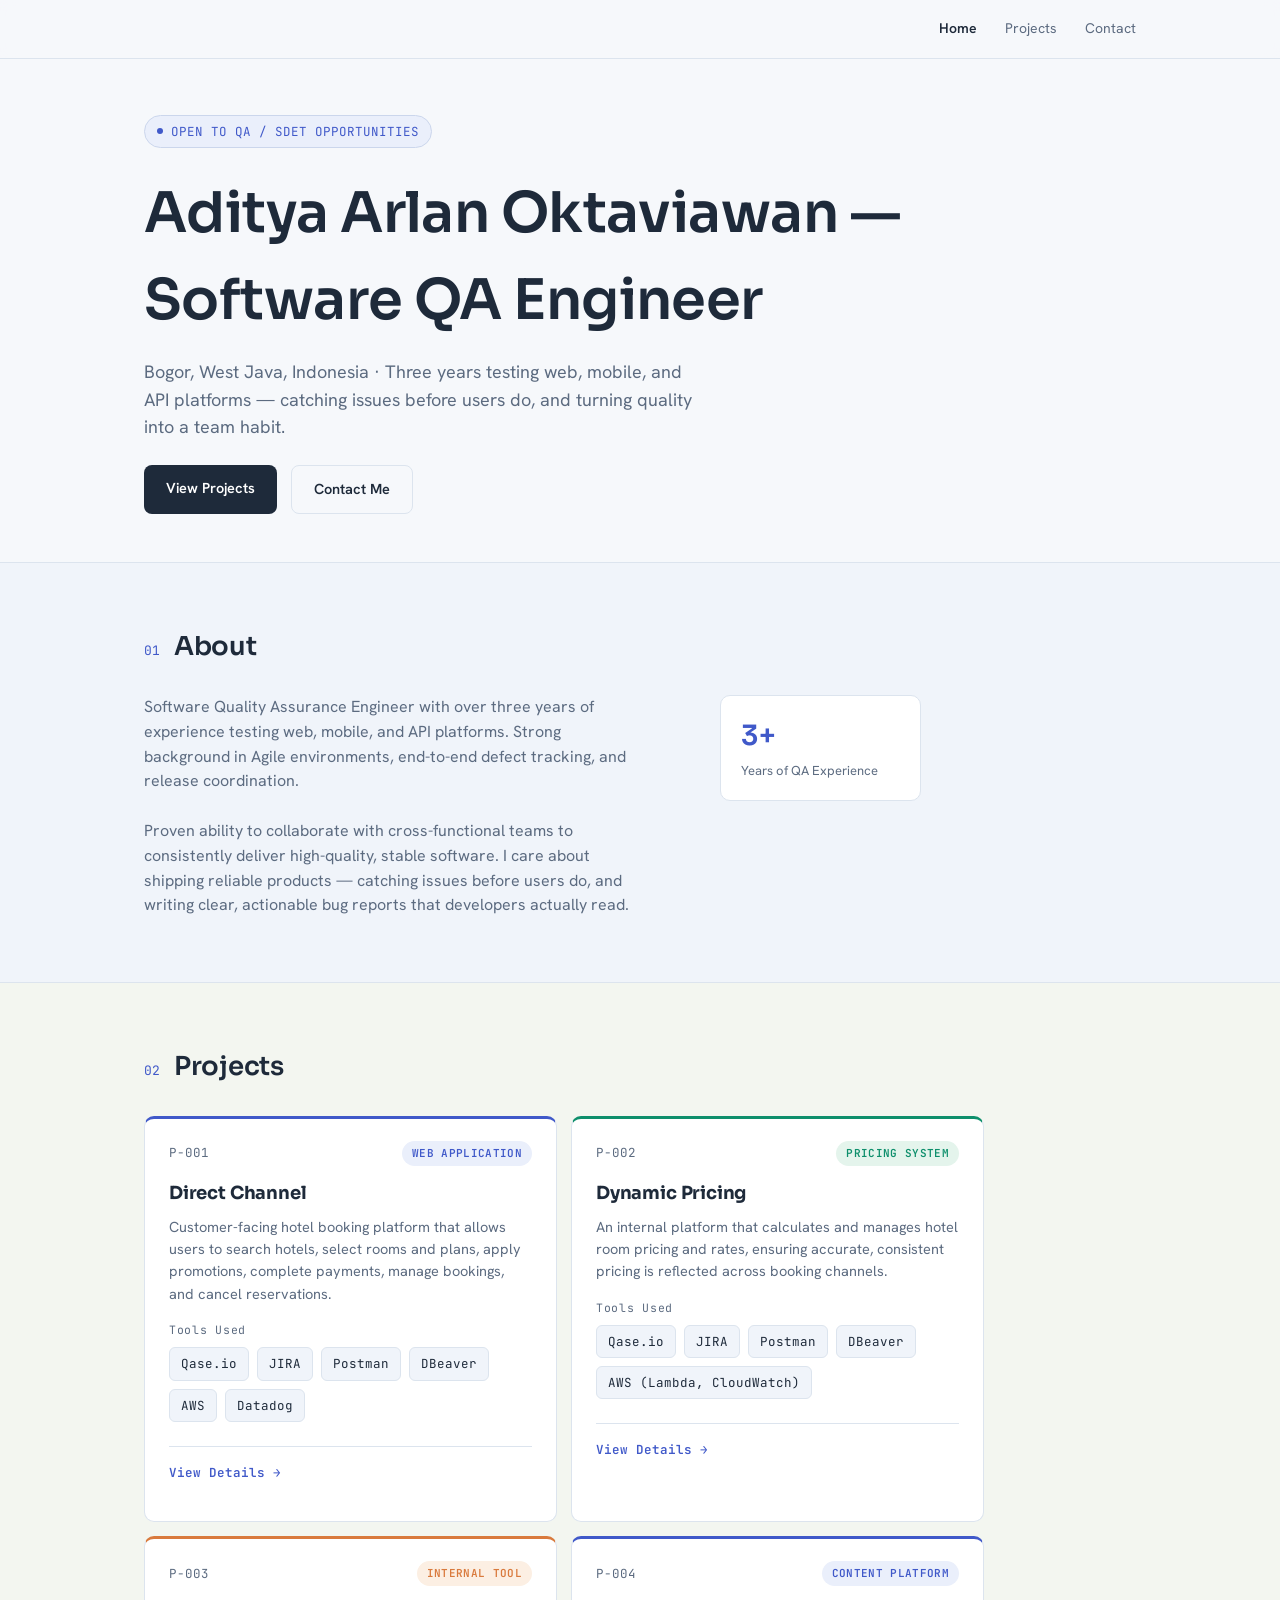
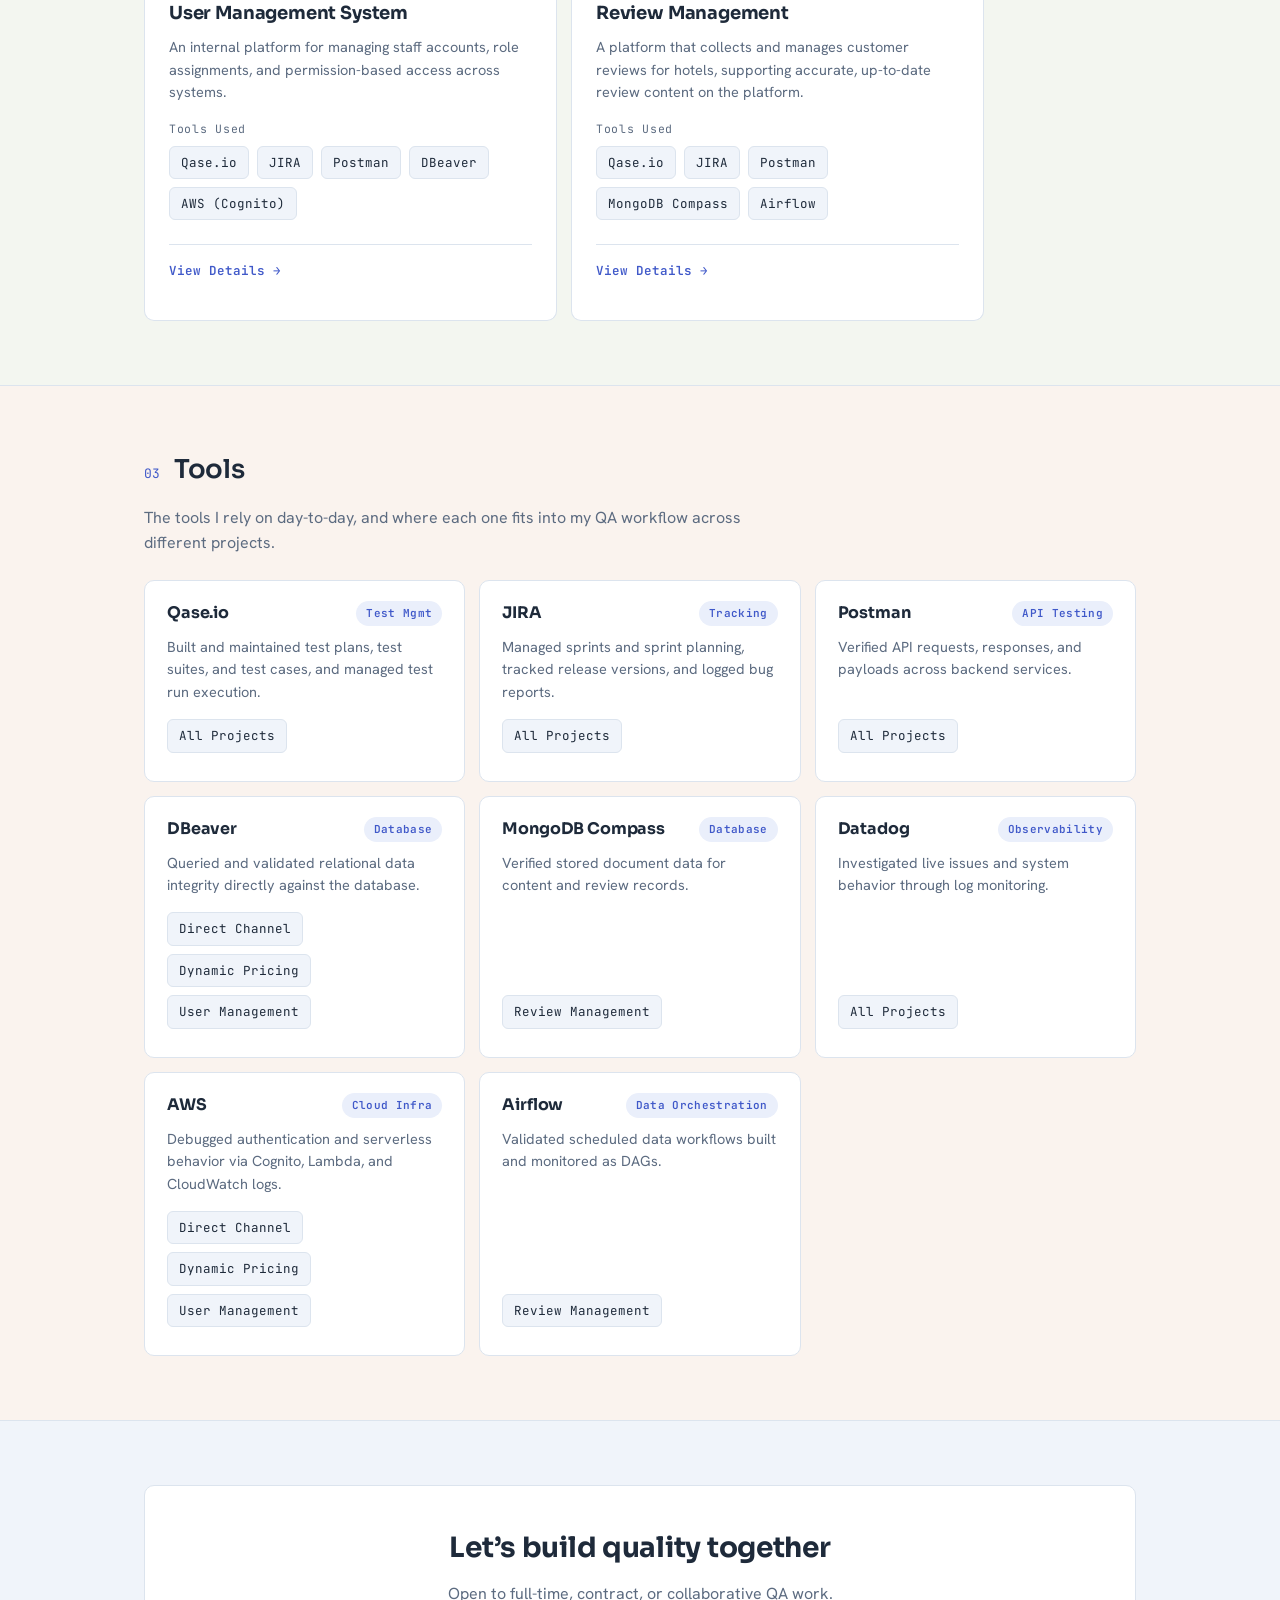
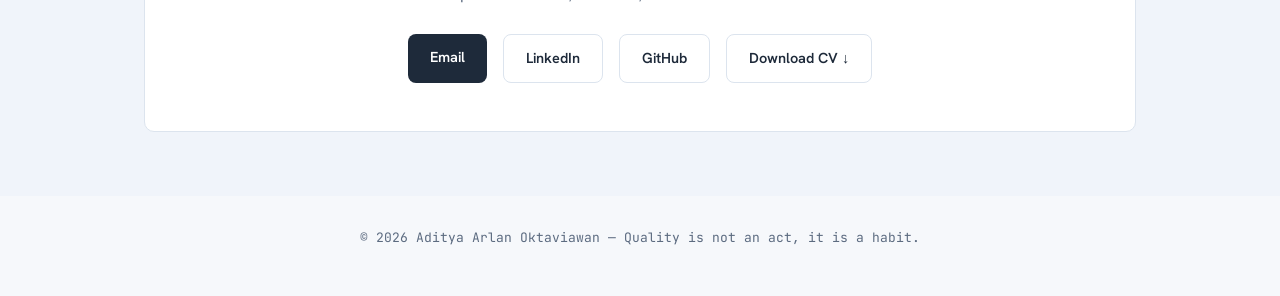
<file: index.html>
<!DOCTYPE html>
<html lang="en">
<head>
  <meta charset="UTF-8" />
  <meta name="viewport" content="width=device-width, initial-scale=1.0" />
  <meta name="description" content="Software QA Engineer with 3+ years testing web, mobile, and API platforms. Explore my experience and quality case study — an end-to-end hotel booking platform." />
  <meta name="author" content="Aditya Arlan Oktaviawan" />
  <meta name="theme-color" content="#F6F8FB" />

  <!-- EDIT: replace with your real Vercel domain (or leave out the
       canonical/og:url lines below until you have one) -->
  <link rel="canonical" href="https://adityaarlan-qa.vercel.app/" />
  <link rel="icon" type="image/svg+xml" href="favicon.svg" />

  <title>Aditya Arlan Oktaviawan &mdash; Software QA Engineer</title>

  <!-- Open Graph (used when the link is shared on LinkedIn/WhatsApp etc.) -->
  <meta property="og:type" content="profile" />
  <meta property="og:title" content="Aditya Arlan Oktaviawan &mdash; Software QA Engineer" />
  <meta property="og:description" content="QA engineer with 3+ years testing web, mobile, and API platforms. View my experience and quality case study." />
  <meta property="og:url" content="https://adityaarlan-qa.vercel.app/" />
  <meta property="og:site_name" content="Aditya Arlan Oktaviawan" />

  <!-- Twitter card -->
  <meta name="twitter:card" content="summary" />
  <meta name="twitter:title" content="Aditya Arlan Oktaviawan &mdash; Software QA Engineer" />
  <meta name="twitter:description" content="QA engineer with 3+ years testing web, mobile, and API platforms. View my experience and quality case study." />

  <!-- Structured data: helps Google associate this site with my LinkedIn
       profile (knowledge panel). Keep "sameAs" in sync with the Contact links. -->
  <script type="application/ld+json">
  {
    "@context": "https://schema.org",
    "@type": "Person",
    "name": "Aditya Arlan Oktaviawan",
    "jobTitle": "Software QA Engineer",
    "email": "mailto:adityaarlan.work@gmail.com",
    "telephone": "+6285659610682",
    "url": "https://adityaarlan-qa.vercel.app/",
    "image": "favicon.svg",
    "address": {
      "@type": "PostalAddress",
      "addressLocality": "Bogor",
      "addressRegion": "West Java",
      "addressCountry": "ID"
    },
    "sameAs": [
      "https://linkedin.com/in/aditya-arlan-oktaviawan"
    ]
  }
  </script>

  <!-- Fonts: Sora (headings), Hanken Grotesk (body), JetBrains Mono (labels) -->
  <link rel="preconnect" href="https://fonts.googleapis.com" />
  <link rel="preconnect" href="https://fonts.gstatic.com" crossorigin />
  <link href="https://fonts.googleapis.com/css2?family=Sora:wght@400;500;600;700&family=Hanken+Grotesk:wght@400;500;600&family=JetBrains+Mono:wght@400;500;600&display=swap" rel="stylesheet" />

  <link rel="stylesheet" href="styles.css" />
</head>
<body>

  <!-- Skip link for keyboard users (first focusable element) -->
  <a href="#main" class="skip-link">Skip to content</a>

  <!-- ============================================================
       HEADER / NAV
       ============================================================ -->
  <header>
    <nav class="nav" aria-label="Primary">
      <button class="nav-toggle" id="navToggle" aria-label="Toggle menu" aria-expanded="false" aria-controls="navList">
        <span></span><span></span><span></span>
      </button>

      <ul class="nav-links" id="navList">
        <li><a href="index.html" aria-current="page">Home</a></li>
        <li><a href="index.html#projects">Projects</a></li>
        <li><a href="index.html#contact">Contact</a></li>
      </ul>
    </nav>
  </header>

  <main id="main">

    <!-- ============================================================
         HERO
         EDIT: replace tagline if you want to lead with something else
         ============================================================ -->
    <section class="hero">
      <div class="wrap">
        <span class="eyebrow">OPEN TO QA / SDET OPPORTUNITIES</span>
        <h1>Aditya Arlan Oktaviawan &mdash;<br>Software QA Engineer</h1>
        <p class="hero-sub">
          Bogor, West Java, Indonesia &middot; Three years testing web, mobile, and API platforms &mdash;
          catching issues before users do, and turning quality into a team habit.
        </p>
        <div class="hero-cta">
          <a href="#projects" class="btn btn-primary">View Projects</a>
          <a href="#contact" class="btn btn-ghost">Contact Me</a>
        </div>
      </div>
    </section>

    <!-- ============================================================
         ABOUT
         ============================================================ -->
    <section id="about">
      <div class="wrap">
        <div class="sec-head"><span class="sec-num mono">01</span><h2>About</h2></div>
        <div class="about-grid">
          <p>
            Software Quality Assurance Engineer with over three years of experience testing web, mobile, and
            API platforms. Strong background in Agile environments, end-to-end defect tracking, and release
            coordination.
            <br><br>
            Proven ability to collaborate with cross-functional teams to consistently deliver high-quality,
            stable software. I care about shipping reliable products &mdash; catching issues before users do,
            and writing clear, actionable bug reports that developers actually read.
          </p>
          <div class="stat-row">
            <div class="stat">
              <div class="num">3+</div>
              <div class="label">Years of QA Experience</div>
            </div>
          </div>
        </div>
      </div>
    </section>

    <!-- ============================================================
         PROJECTS
         EDIT: add a new project by copying an <article class="case">
         block. "View Details" on each card points to the page that
         carries the deeper evidence.
         ============================================================ -->
    <section id="projects">
      <div class="wrap">
        <div class="sec-head"><span class="sec-num mono">02</span><h2>Projects</h2></div>
        <div class="case-grid">

          <article class="case">
            <div class="case-top">
              <span class="case-id mono">P-001</span>
              <span class="badge">WEB APPLICATION</span>
            </div>
            <h3>Direct Channel</h3>
            <p>Customer-facing hotel booking platform that allows users to search hotels, select rooms and plans, apply promotions, complete payments, manage bookings, and cancel reservations.</p>
            <div class="case-tools-label mono">Tools Used</div>
            <div class="tag-list"><span class="tag">Qase.io</span><span class="tag">JIRA</span><span class="tag">Postman</span><span class="tag">DBeaver</span><span class="tag">AWS</span><span class="tag">Datadog</span></div>
            <p class="case-cta"><a href="direct-channel.html">View Details &rarr;</a></p>
          </article>

          <article class="case">
            <div class="case-top">
              <span class="case-id mono">P-002</span>
              <span class="badge">PRICING SYSTEM</span>
            </div>
            <h3>Dynamic Pricing</h3>
            <p>An internal platform that calculates and manages hotel room pricing and rates, ensuring accurate, consistent pricing is reflected across booking channels.</p>
            <div class="case-tools-label mono">Tools Used</div>
            <div class="tag-list"><span class="tag">Qase.io</span><span class="tag">JIRA</span><span class="tag">Postman</span><span class="tag">DBeaver</span><span class="tag">AWS (Lambda, CloudWatch)</span></div>
            <p class="case-cta"><a href="dynamic-pricing-dashboard.html">View Details &rarr;</a></p>
          </article>

          <article class="case">
            <div class="case-top">
              <span class="case-id mono">P-003</span>
              <span class="badge">INTERNAL TOOL</span>
            </div>
            <h3>User Management System</h3>
            <p>An internal platform for managing staff accounts, role assignments, and permission-based access across systems.</p>
            <div class="case-tools-label mono">Tools Used</div>
            <div class="tag-list"><span class="tag">Qase.io</span><span class="tag">JIRA</span><span class="tag">Postman</span><span class="tag">DBeaver</span><span class="tag">AWS (Cognito)</span></div>
            <p class="case-cta"><a href="identity-access-management.html">View Details &rarr;</a></p>
          </article>

          <article class="case">
            <div class="case-top">
              <span class="case-id mono">P-004</span>
              <span class="badge">CONTENT PLATFORM</span>
            </div>
            <h3>Review Management</h3>
            <p>A platform that collects and manages customer reviews for hotels, supporting accurate, up-to-date review content on the platform.</p>
            <div class="case-tools-label mono">Tools Used</div>
            <div class="tag-list"><span class="tag">Qase.io</span><span class="tag">JIRA</span><span class="tag">Postman</span><span class="tag">MongoDB Compass</span><span class="tag">Airflow</span></div>
            <p class="case-cta"><a href="review-management.html">View Details &rarr;</a></p>
          </article>

        </div>
      </div>
    </section>

    <!-- ============================================================
         TOOLS & ENVIRONMENT
         ============================================================ -->
    <section id="tools">
      <div class="wrap">
        <div class="sec-head"><span class="sec-num mono">03</span><h2>Tools</h2></div>
        <p class="projects-intro">The tools I rely on day-to-day, and where each one fits into my QA workflow across different projects.</p>
        <div class="tools-grid">

          <article class="tool">
            <div class="tool-top">
              <h3>Qase.io</h3>
              <span class="tool-cat mono">Test Mgmt</span>
            </div>
            <p>Built and maintained test plans, test suites, and test cases, and managed test run execution.</p>
            <div class="tag-list"><span class="tag">All Projects</span></div>
          </article>

          <article class="tool">
            <div class="tool-top">
              <h3>JIRA</h3>
              <span class="tool-cat mono">Tracking</span>
            </div>
            <p>Managed sprints and sprint planning, tracked release versions, and logged bug reports.</p>
            <div class="tag-list"><span class="tag">All Projects</span></div>
          </article>

          <article class="tool">
            <div class="tool-top">
              <h3>Postman</h3>
              <span class="tool-cat mono">API Testing</span>
            </div>
            <p>Verified API requests, responses, and payloads across backend services.</p>
            <div class="tag-list"><span class="tag">All Projects</span></div>
          </article>

          <article class="tool">
            <div class="tool-top">
              <h3>DBeaver</h3>
              <span class="tool-cat mono">Database</span>
            </div>
            <p>Queried and validated relational data integrity directly against the database.</p>
            <div class="tag-list"><span class="tag">Direct Channel</span><span class="tag">Dynamic Pricing</span><span class="tag">User Management</span></div>
          </article>

          <article class="tool">
            <div class="tool-top">
              <h3>MongoDB Compass</h3>
              <span class="tool-cat mono">Database</span>
            </div>
            <p>Verified stored document data for content and review records.</p>
            <div class="tag-list"><span class="tag">Review Management</span></div>
          </article>

          <article class="tool">
            <div class="tool-top">
              <h3>Datadog</h3>
              <span class="tool-cat mono">Observability</span>
            </div>
            <p>Investigated live issues and system behavior through log monitoring.</p>
            <div class="tag-list"><span class="tag">All Projects</span></div>
          </article>

          <article class="tool">
            <div class="tool-top">
              <h3>AWS</h3>
              <span class="tool-cat mono">Cloud Infra</span>
            </div>
            <p>Debugged authentication and serverless behavior via Cognito, Lambda, and CloudWatch logs.</p>
            <div class="tag-list"><span class="tag">Direct Channel</span><span class="tag">Dynamic Pricing</span><span class="tag">User Management</span></div>
          </article>

          <article class="tool">
            <div class="tool-top">
              <h3>Airflow</h3>
              <span class="tool-cat mono">Data Orchestration</span>
            </div>
            <p>Validated scheduled data workflows built and monitored as DAGs.</p>
            <div class="tag-list"><span class="tag">Review Management</span></div>
          </article>

        </div>
      </div>
    </section>

    <!-- ============================================================
         CONTACT
         EDIT: replace the GitHub placeholder with your real profile.
         Add a resume file (resume.pdf in the project root) and it
         will show up as the "Download CV" link automatically.
         ============================================================ -->
    <section id="contact">
      <div class="wrap">
        <div class="contact-box">
          <h2>Let&rsquo;s build quality together</h2>
          <p>Open to full-time, contract, or collaborative QA work.</p>
          <div class="contact-links">
            <a href="mailto:adityaarlan.work@gmail.com" class="btn btn-primary">Email</a>
            <a href="https://linkedin.com/in/aditya-arlan-oktaviawan" class="btn btn-ghost" target="_blank" rel="noopener noreferrer">LinkedIn</a>
            <!-- EDIT: your real GitHub handle -->
            <a href="https://github.com/oktaviawanarlan-dev" class="btn btn-ghost" target="_blank" rel="noopener noreferrer">GitHub</a>
            <!-- Download CV: place your resume as "resume.pdf" in the project root -->
            <a href="resume.pdf" class="btn btn-ghost" download>Download CV &darr;</a>
          </div>
        </div>
      </div>
    </section>

  </main>

  <!-- ============================================================
       FOOTER
       TODO: update the name in the copyright line
       ============================================================ -->
  <footer>
    &copy; <span id="year">2026</span> Aditya Arlan Oktaviawan &mdash; Quality is not an act, it is a habit.
  </footer>

  <script src="script.js"></script>
</body>
</html>
</file>
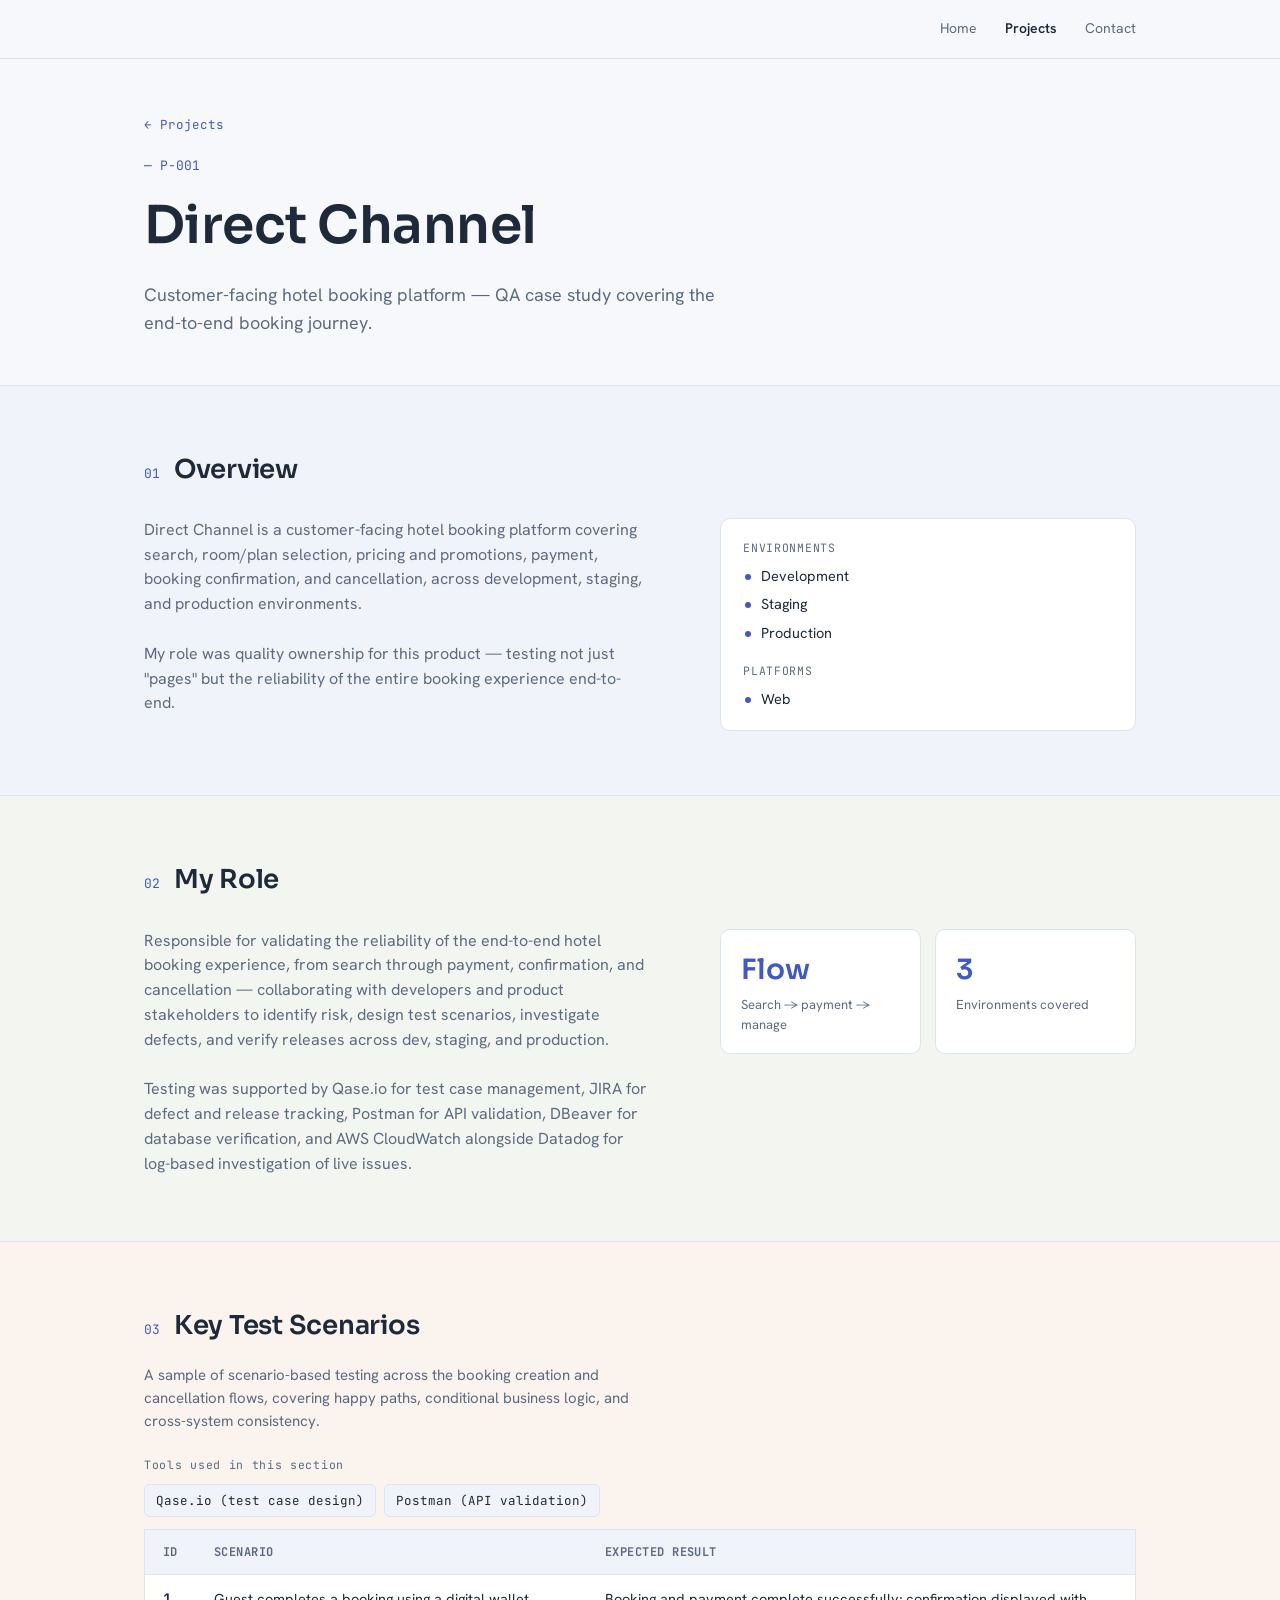
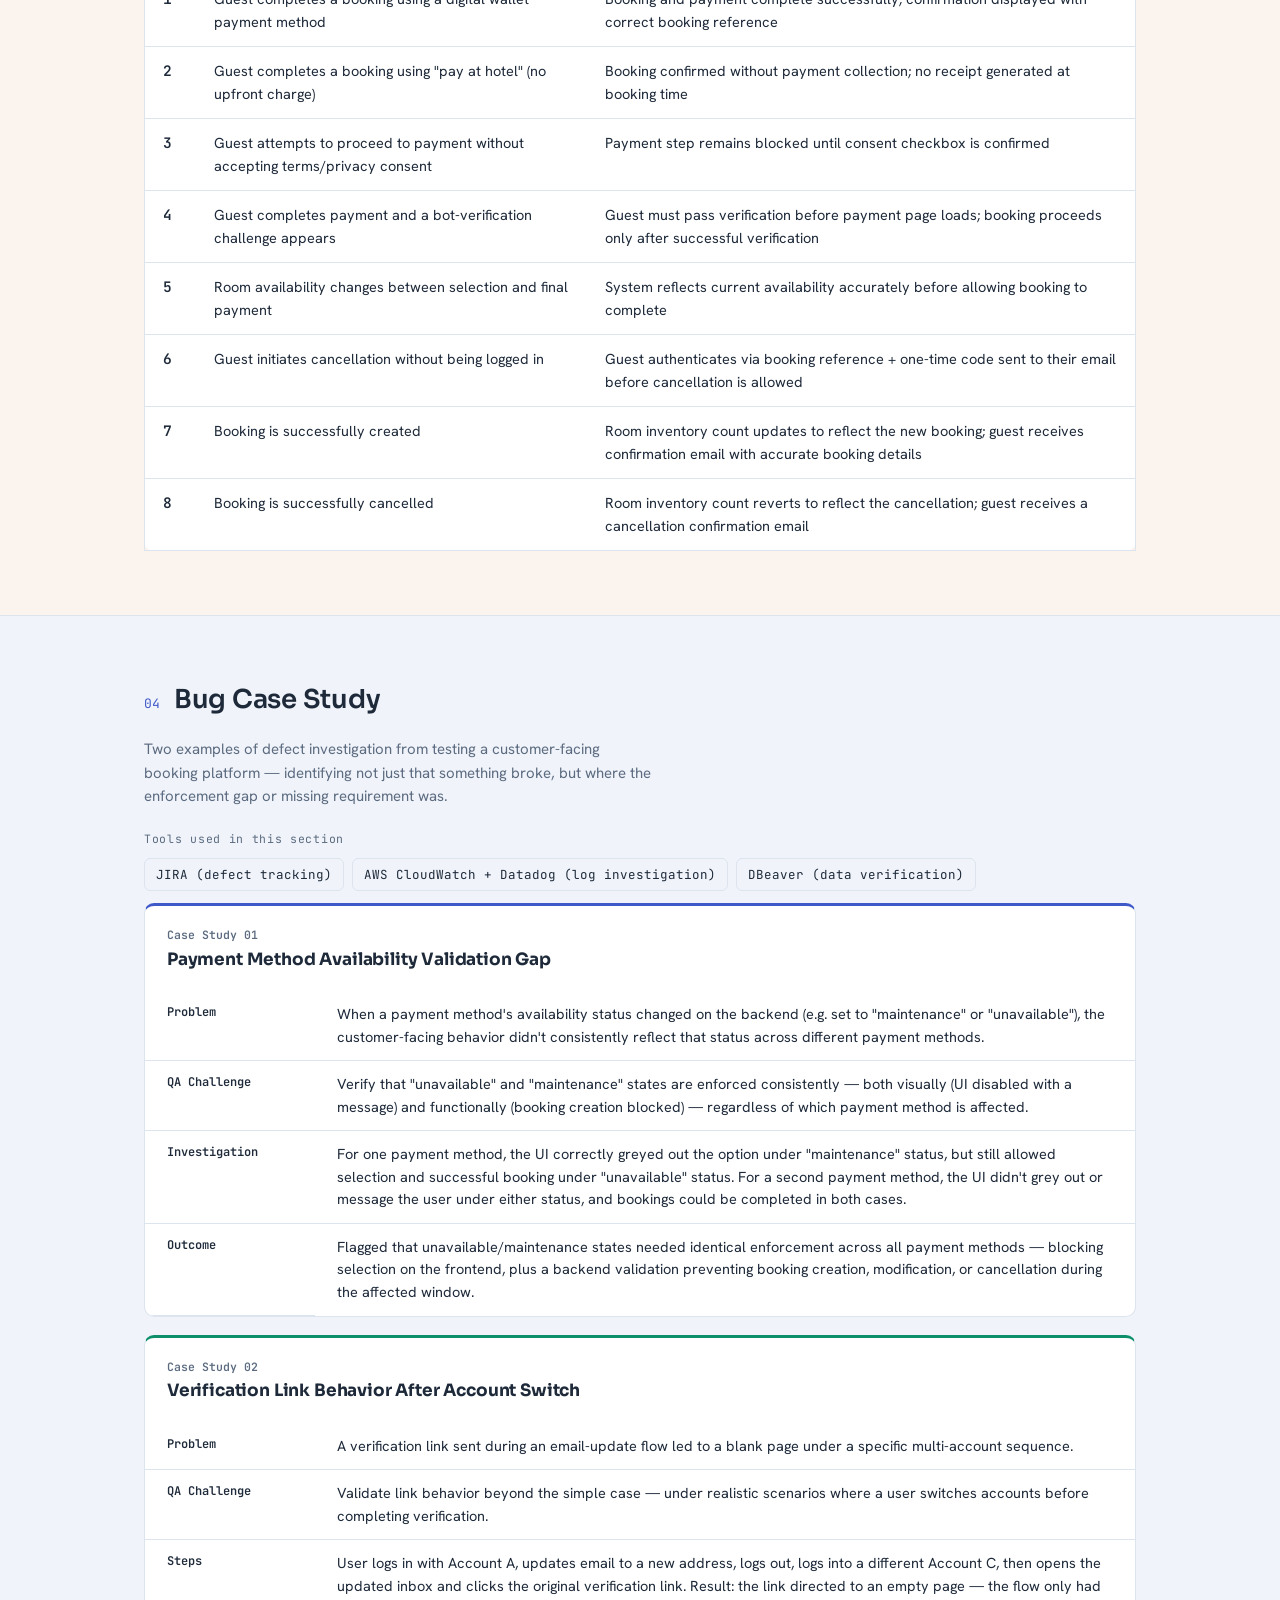
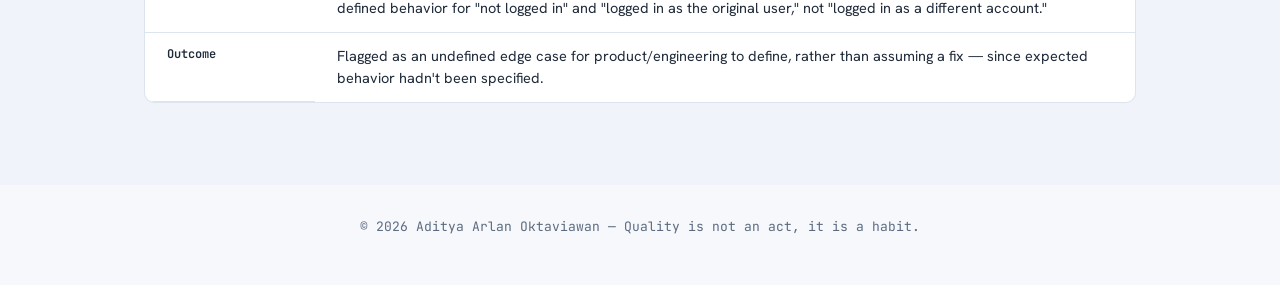
<file: direct-channel.html>
<!DOCTYPE html>
<html lang="en">
<head>
  <meta charset="UTF-8" />
  <meta name="viewport" content="width=device-width, initial-scale=1.0" />
  <meta name="description" content="Direct Channel — a customer-facing hotel booking platform. QA case study by Aditya Arlan Oktaviawan: approach, risk-based testing, key scenarios, bug case study, and impact." />
  <meta name="author" content="Aditya Arlan Oktaviawan" />
  <meta name="theme-color" content="#F6F8FB" />

  <!-- EDIT: replace with your real Vercel domain once deployed -->
  <link rel="canonical" href="https://adityaarlan-qa.vercel.app/direct-channel.html" />
  <link rel="icon" type="image/svg+xml" href="favicon.svg" />

  <title>Direct Channel &mdash; Aditya Arlan Oktaviawan</title>

  <meta property="og:type" content="website" />
  <meta property="og:title" content="Direct Channel &mdash; Aditya Arlan Oktaviawan" />
  <meta property="og:description" content="QA case study — how Aditya Arlan validated the end-to-end hotel booking experience." />
  <meta property="og:url" content="https://adityaarlan-qa.vercel.app/direct-channel.html" />
  <meta property="og:site_name" content="Aditya Arlan Oktaviawan" />

  <meta name="twitter:card" content="summary" />
  <meta name="twitter:title" content="Direct Channel &mdash; Aditya Arlan Oktaviawan" />
  <meta name="twitter:description" content="QA case study — how Aditya Arlan validated the end-to-end hotel booking experience." />

  <link rel="preconnect" href="https://fonts.googleapis.com" />
  <link rel="preconnect" href="https://fonts.gstatic.com" crossorigin />
  <link href="https://fonts.googleapis.com/css2?family=Sora:wght@400;500;600;700&family=Hanken+Grotesk:wght@400;500;600&family=JetBrains+Mono:wght@400;500;600&display=swap" rel="stylesheet" />

  <link rel="stylesheet" href="styles.css" />
</head>
<body>

  <a href="#main" class="skip-link">Skip to content</a>

  <header>
    <nav class="nav" aria-label="Primary">
      <button class="nav-toggle" id="navToggle" aria-label="Toggle menu" aria-expanded="false" aria-controls="navList">
        <span></span><span></span><span></span>
      </button>

      <ul class="nav-links" id="navList">
        <li><a href="index.html">Home</a></li>
        <li><a href="index.html#projects" aria-current="page">Projects</a></li>
        <li><a href="index.html#contact">Contact</a></li>
      </ul>
    </nav>
  </header>

  <main id="main">

    <!-- ============================================================
         TABIST DIRECT CHANNEL — project case study

         Structure: Overview → My Role → Key Test Scenarios → Bug Case Study

         EDIT: replace any [BRACKETED] placeholder or boxed placeholder
         before publishing. Everything in plain text is the published
         framing; everything flagged [EDIT] / [ADD] / [CONFIRM] is yours
         to review first.
         ============================================================ -->
    <section class="section-head">
      <div class="wrap">
        <p class="breadcrumb mono"><a href="index.html#projects">&larr; Projects</a></p>
        <span class="sec-num mono">&mdash; P-001</span>
        <h1>Direct Channel</h1>
        <p class="section-head-sub">Customer-facing hotel booking platform &mdash; QA case study covering the end-to-end booking journey.</p>
      </div>
    </section>

    <!-- ============================================================
         01 · OVERVIEW
         ============================================================ -->
    <section id="overview">
      <div class="wrap">
        <div class="sec-head"><span class="sec-num mono">01</span><h2>Overview</h2></div>
        <div class="about-grid">
          <p>
            Direct Channel is a customer-facing hotel booking platform covering search,
            room/plan selection, pricing and promotions, payment, booking confirmation,
            and cancellation, across development, staging, and production environments.
            <br><br>
            My role was quality ownership for this product &mdash; testing not just "pages"
            but the reliability of the entire booking experience end-to-end.
          </p>
          <div class="about-fact-box" role="note">
            <p class="mono">ENVIRONMENTS</p>
            <ul class="about-facts">
              <li>Development</li>
              <li>Staging</li>
              <li>Production</li>
            </ul>
            <p class="mono">PLATFORMS</p>
            <ul class="about-facts">
              <li>Web</li>
            </ul>
          </div>
        </div>
        <!-- [CONFIRM] The brief asks whether mentioning the underlying
             architecture (BFF / CMS) is okay to publish. It has NOT been
             included here. If you confirm it's fine, add a sentence such as
             "the front end integrates with the platform through a BFF layer
             and content is managed via a CMS." -->
      </div>
    </section>

    <!-- ============================================================
         02 · MY ROLE
         ============================================================ -->
    <section id="my-role">
      <div class="wrap">
        <div class="sec-head"><span class="sec-num mono">02</span><h2>My Role</h2></div>
        <div class="about-grid">
          <div>
            <p>
            Responsible for validating the reliability of the end-to-end hotel booking
            experience, from search through payment, confirmation, and cancellation &mdash;
            collaborating with developers and product stakeholders to identify risk,
            design test scenarios, investigate defects, and verify releases across dev,
            staging, and production.
            <br><br>
            Testing was supported by Qase.io for test case management, JIRA for defect and
            release tracking, Postman for API validation, DBeaver for database verification,
            and AWS CloudWatch alongside Datadog for log-based investigation of live issues.
            </p>
            </div>
          <div class="stat-row">
            <div class="stat">
              <div class="num">Flow</div>
              <div class="label">Search &rarr; payment &rarr; manage</div>
            </div>
            <div class="stat">
              <div class="num">3</div>
              <div class="label">Environments covered</div>
            </div>
          </div>
        </div>
      </div>
    </section>

    <!-- ============================================================
         03 · KEY TEST SCENARIOS
         ============================================================ -->
    <section id="scenarios">
      <div class="wrap">
        <div class="sec-head"><span class="sec-num mono">03</span><h2>Key Test Scenarios</h2></div>
        <p class="sec-sub">A sample of scenario-based testing across the booking creation and cancellation flows, covering happy paths, conditional business logic, and cross-system consistency.</p>
        <p class="sec-tools-label mono">Tools used in this section</p>
        <div class="tag-list sec-tools"><span class="tag">Qase.io (test case design)</span><span class="tag">Postman (API validation)</span></div>
        <div class="tbl-wrap">
          <table class="tbl">
            <thead>
              <tr>
                <th scope="col">ID</th>
                <th scope="col">Scenario</th>
                <th scope="col">Expected Result</th>
              </tr>
            </thead>
            <tbody>
              <tr><td class="mono">1</td><td>Guest completes a booking using a digital wallet payment method</td><td>Booking and payment complete successfully; confirmation displayed with correct booking reference</td></tr>
              <tr><td class="mono">2</td><td>Guest completes a booking using "pay at hotel" (no upfront charge)</td><td>Booking confirmed without payment collection; no receipt generated at booking time</td></tr>
              <tr><td class="mono">3</td><td>Guest attempts to proceed to payment without accepting terms/privacy consent</td><td>Payment step remains blocked until consent checkbox is confirmed</td></tr>
              <tr><td class="mono">4</td><td>Guest completes payment and a bot-verification challenge appears</td><td>Guest must pass verification before payment page loads; booking proceeds only after successful verification</td></tr>
              <tr><td class="mono">5</td><td>Room availability changes between selection and final payment</td><td>System reflects current availability accurately before allowing booking to complete</td></tr>
              <tr><td class="mono">6</td><td>Guest initiates cancellation without being logged in</td><td>Guest authenticates via booking reference + one-time code sent to their email before cancellation is allowed</td></tr>
              <tr><td class="mono">7</td><td>Booking is successfully created</td><td>Room inventory count updates to reflect the new booking; guest receives confirmation email with accurate booking details</td></tr>
              <tr><td class="mono">8</td><td>Booking is successfully cancelled</td><td>Room inventory count reverts to reflect the cancellation; guest receives a cancellation confirmation email</td></tr>
            </tbody>
          </table>
        </div>
        <!-- [CONFIRM] This is sanitised, generic wording only — no internal
             system names, exact UI copy, fee amounts, or payment-provider
             names. Swap in your real expectation wording if any differ. -->
      </div>
    </section>

    <!-- ============================================================
         04 · BUG CASE STUDY
         ============================================================ -->
    <section id="bug-case">
      <div class="wrap">
        <div class="sec-head"><span class="sec-num mono">04</span><h2>Bug Case Study</h2></div>
        <p class="sec-sub">Two examples of defect investigation from testing a customer-facing booking platform &mdash; identifying not just that something broke, but where the enforcement gap or missing requirement was.</p>

        <p class="sec-tools-label mono">Tools used in this section</p>
        <div class="tag-list sec-tools"><span class="tag">JIRA (defect tracking)</span><span class="tag">AWS CloudWatch + Datadog (log investigation)</span><span class="tag">DBeaver (data verification)</span></div>

        <article class="bug-case">
          <div class="bug-case-head">
            <span class="mono">Case Study 01</span>
            <h3>Payment Method Availability Validation Gap</h3>
          </div>
          <div class="tbl-wrap">
            <table class="tbl tbl-plain">
              <tbody>
                <tr>
                  <th scope="row">Problem</th>
                  <td>When a payment method's availability status changed on the backend (e.g. set to "maintenance" or "unavailable"), the customer-facing behavior didn't consistently reflect that status across different payment methods.</td>
                </tr>
                <tr>
                  <th scope="row">QA Challenge</th>
                  <td>Verify that "unavailable" and "maintenance" states are enforced consistently &mdash; both visually (UI disabled with a message) and functionally (booking creation blocked) &mdash; regardless of which payment method is affected.</td>
                </tr>
                <tr>
                  <th scope="row">Investigation</th>
                  <td>For one payment method, the UI correctly greyed out the option under "maintenance" status, but still allowed selection and successful booking under "unavailable" status. For a second payment method, the UI didn't grey out or message the user under either status, and bookings could be completed in both cases.</td>
                </tr>
                <tr>
                  <th scope="row">Outcome</th>
                  <td>Flagged that unavailable/maintenance states needed identical enforcement across all payment methods &mdash; blocking selection on the frontend, plus a backend validation preventing booking creation, modification, or cancellation during the affected window.</td>
                </tr>
              </tbody>
            </table>
          </div>
        </article>

        <article class="bug-case">
          <div class="bug-case-head">
            <span class="mono">Case Study 02</span>
            <h3>Verification Link Behavior After Account Switch</h3>
          </div>
          <div class="tbl-wrap">
            <table class="tbl tbl-plain">
              <tbody>
                <tr>
                  <th scope="row">Problem</th>
                  <td>A verification link sent during an email-update flow led to a blank page under a specific multi-account sequence.</td>
                </tr>
                <tr>
                  <th scope="row">QA Challenge</th>
                  <td>Validate link behavior beyond the simple case &mdash; under realistic scenarios where a user switches accounts before completing verification.</td>
                </tr>
                <tr>
                  <th scope="row">Steps</th>
                  <td>User logs in with Account A, updates email to a new address, logs out, logs into a different Account C, then opens the updated inbox and clicks the original verification link. Result: the link directed to an empty page &mdash; the flow only had defined behavior for "not logged in" and "logged in as the original user," not "logged in as a different account."</td>
                </tr>
                <tr>
                  <th scope="row">Outcome</th>
                  <td>Flagged as an undefined edge case for product/engineering to define, rather than assuming a fix &mdash; since expected behavior hadn't been specified.</td>
                </tr>
              </tbody>
            </table>
          </div>
        </article>

        <!-- [EDIT] Content is sanitised and generic as requested — no ticket
             IDs, internal tool/system names, interface copy, or company name.
             Adjust the wording if any detail differs from what you want
             published. -->
      </div>
    </section>

    </main>

  <footer>
    &copy; <span id="year">2026</span> Aditya Arlan Oktaviawan &mdash; Quality is not an act, it is a habit.
  </footer>

  <script src="script.js"></script>
</body>
</html>
</file>
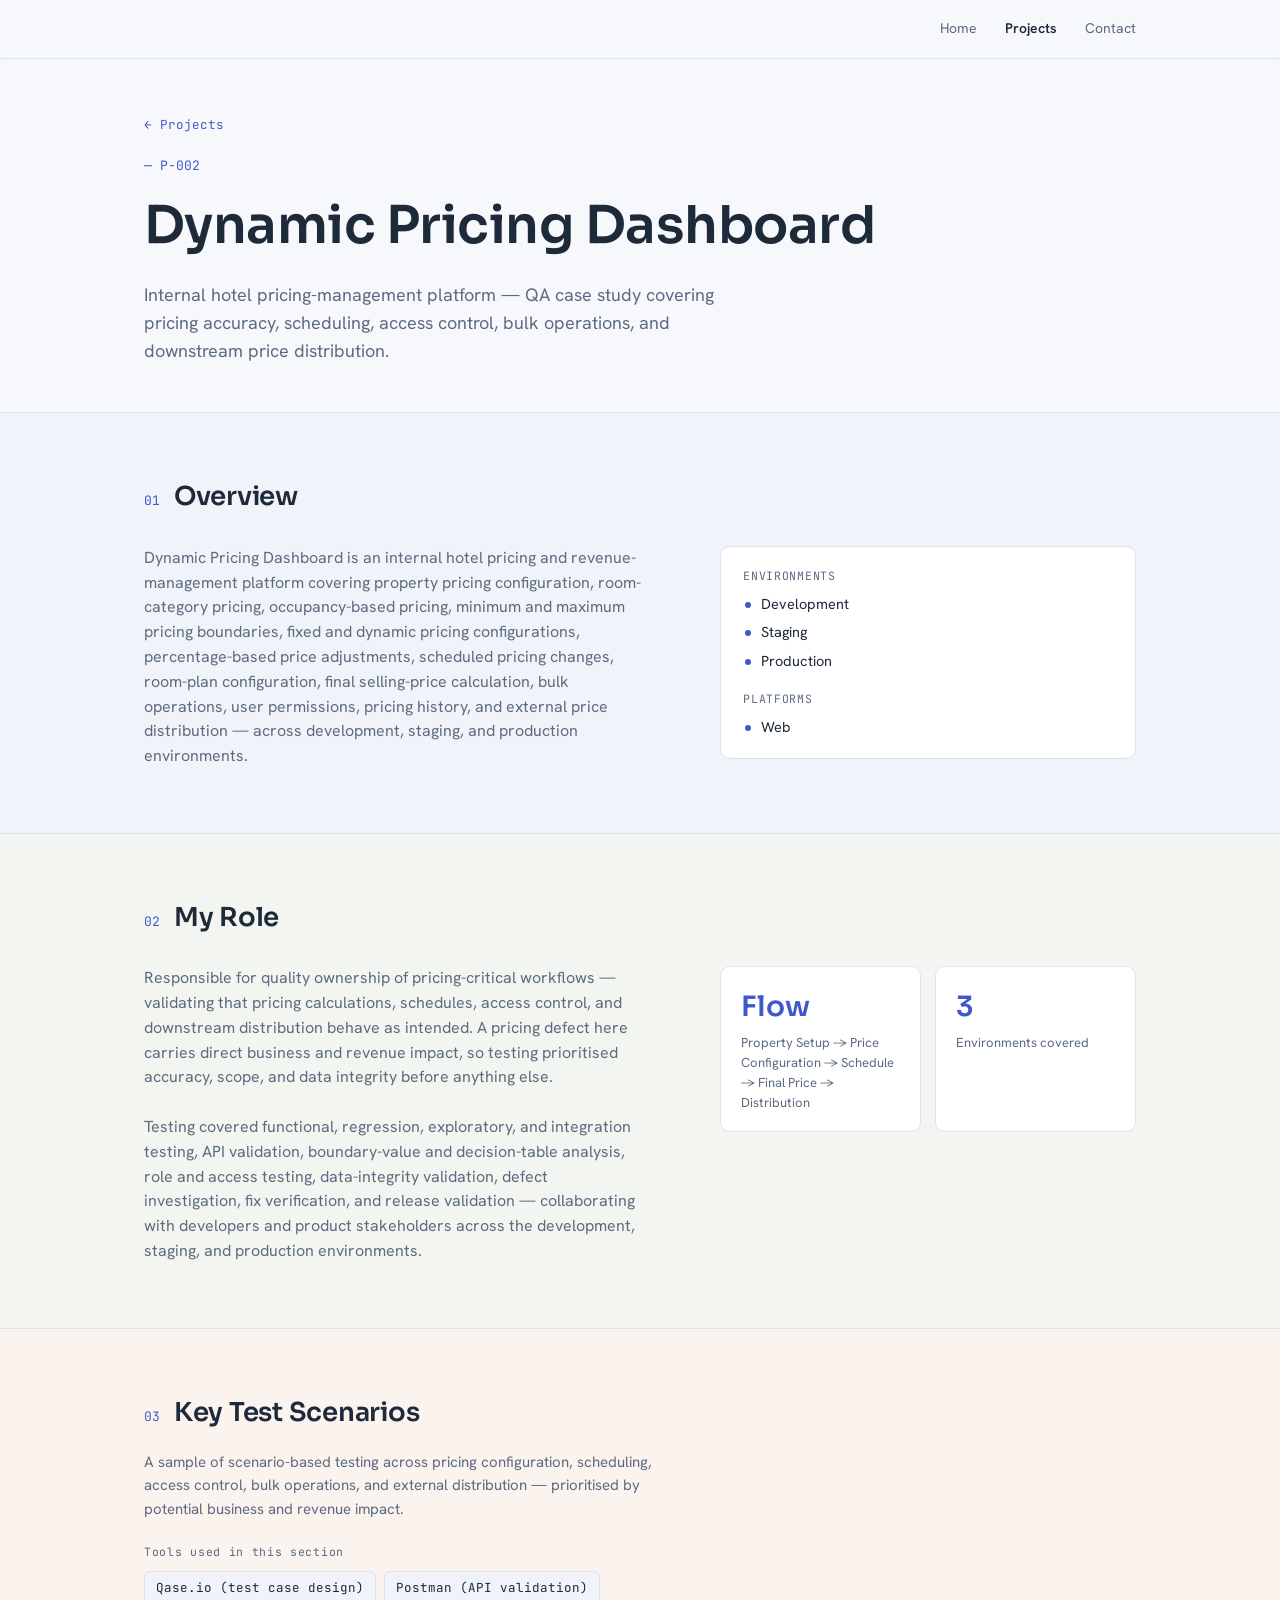
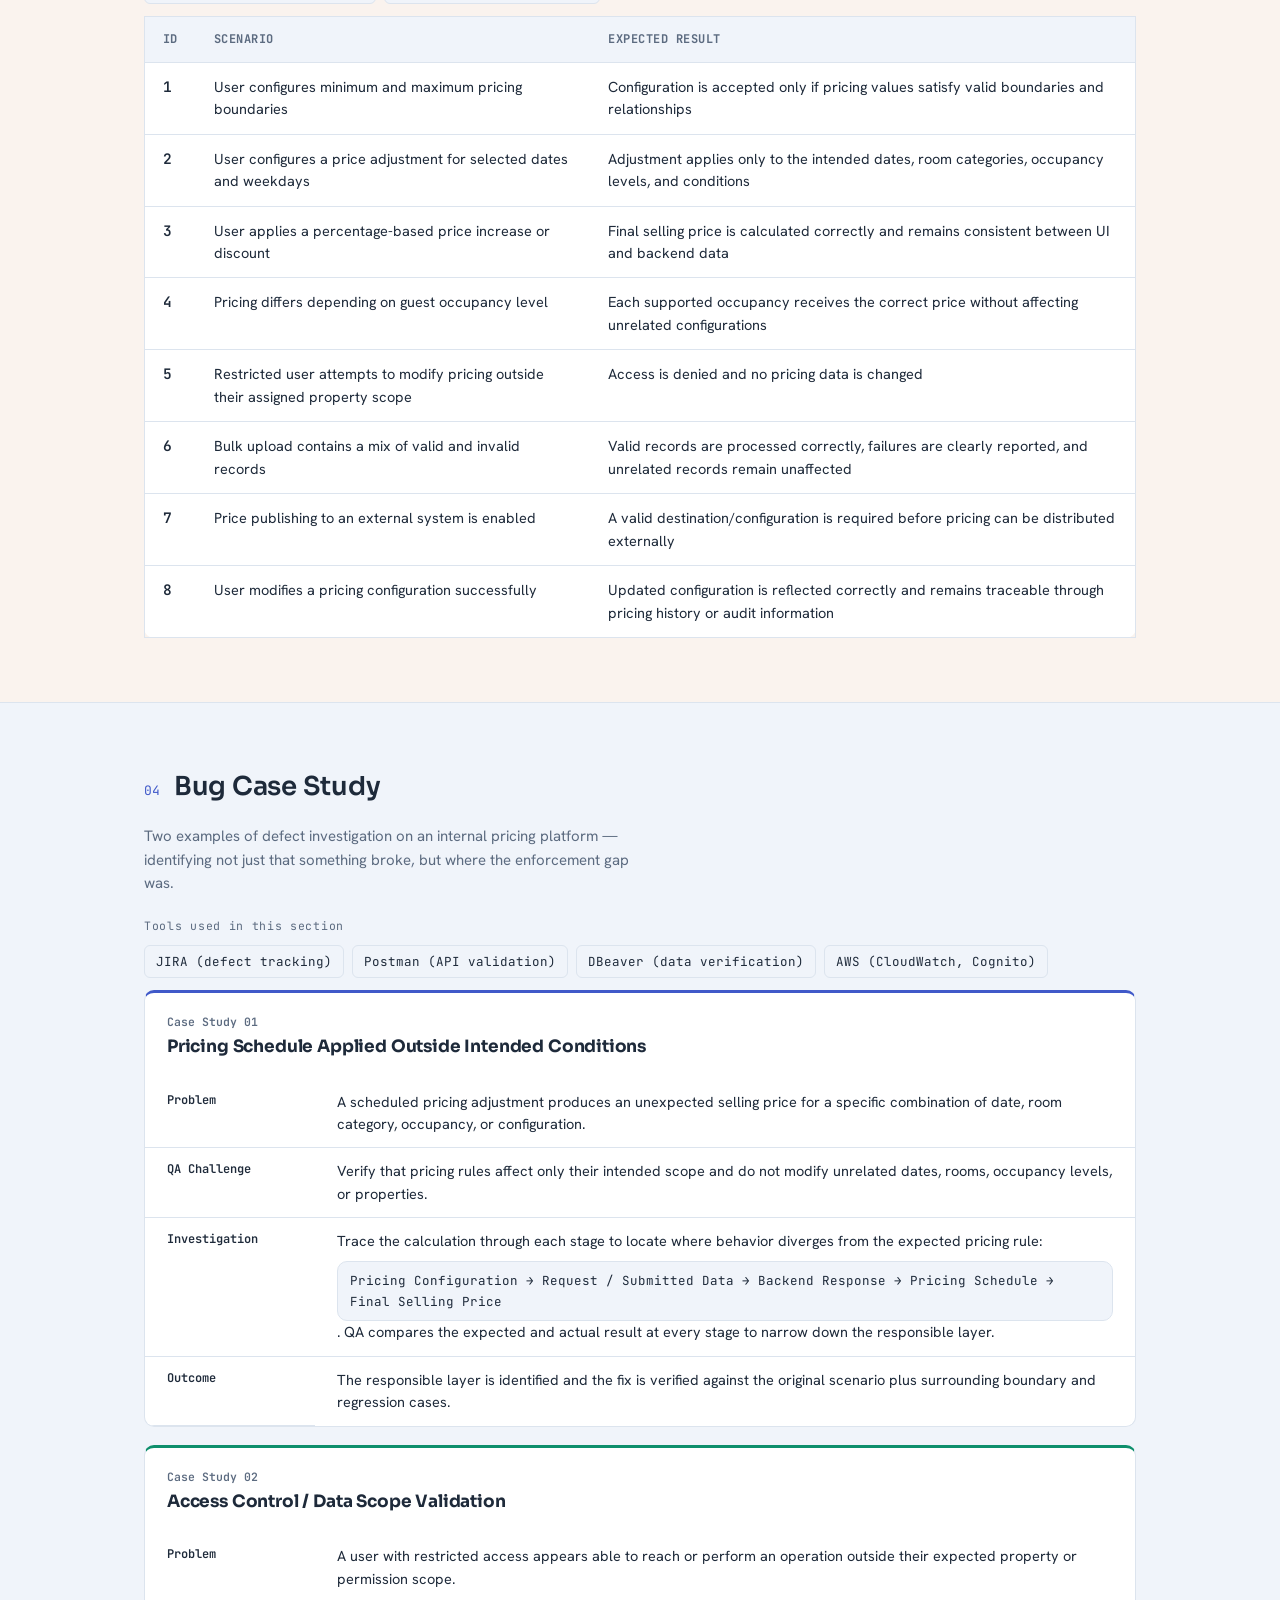
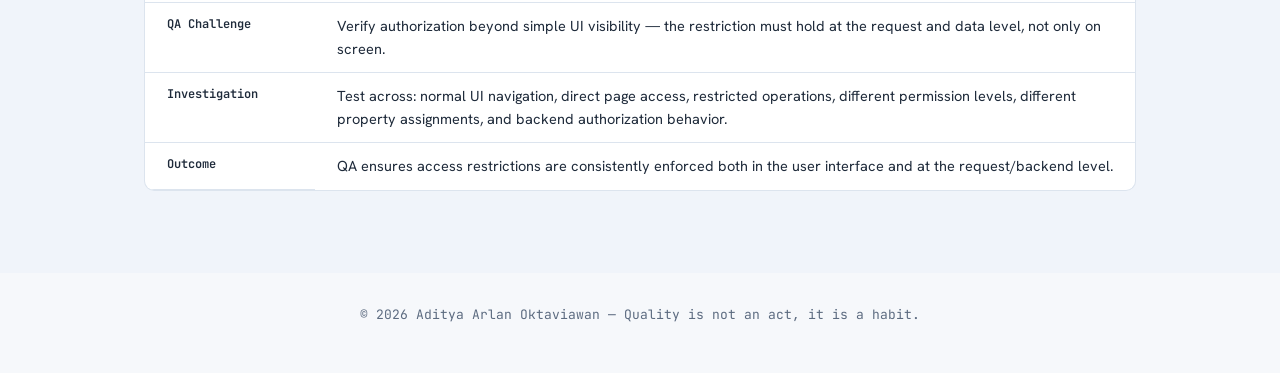
<file: dynamic-pricing-dashboard.html>
<!DOCTYPE html>
<html lang="en">
<head>
  <meta charset="UTF-8" />
  <meta name="viewport" content="width=device-width, initial-scale=1.0" />
  <meta name="description" content="Dynamic Pricing Dashboard — an internal hotel pricing-management platform. QA case study by Aditya Arlan Oktaviawan: pricing accuracy, scheduling, access control, bulk operations, and downstream price distribution." />
  <meta name="author" content="Aditya Arlan Oktaviawan" />
  <meta name="theme-color" content="#F6F8FB" />

  <!-- EDIT: replace with your real Vercel domain once deployed -->
  <link rel="canonical" href="https://adityaarlan-qa.vercel.app/dynamic-pricing-dashboard.html" />
  <link rel="icon" type="image/svg+xml" href="favicon.svg" />

  <title>Dynamic Pricing Dashboard &mdash; Aditya Arlan Oktaviawan</title>

  <meta property="og:type" content="website" />
  <meta property="og:title" content="Dynamic Pricing Dashboard &mdash; Aditya Arlan Oktaviawan" />
  <meta property="og:description" content="QA case study — internal hotel pricing-management platform covering pricing accuracy, scheduling, access control, and downstream price distribution." />
  <meta property="og:url" content="https://adityaarlan-qa.vercel.app/dynamic-pricing-dashboard.html" />
  <meta property="og:site_name" content="Aditya Arlan Oktaviawan" />

  <meta name="twitter:card" content="summary" />
  <meta name="twitter:title" content="Dynamic Pricing Dashboard &mdash; Aditya Arlan Oktaviawan" />
  <meta name="twitter:description" content="QA case study — internal hotel pricing-management platform covering pricing accuracy, scheduling, access control, and downstream price distribution." />

  <link rel="preconnect" href="https://fonts.googleapis.com" />
  <link rel="preconnect" href="https://fonts.gstatic.com" crossorigin />
  <link href="https://fonts.googleapis.com/css2?family=Sora:wght@400;500;600;700&family=Hanken+Grotesk:wght@400;500;600&family=JetBrains+Mono:wght@400;500;600&display=swap" rel="stylesheet" />

  <link rel="stylesheet" href="styles.css" />
</head>
<body>

  <a href="#main" class="skip-link">Skip to content</a>

  <header>
    <nav class="nav" aria-label="Primary">
      <button class="nav-toggle" id="navToggle" aria-label="Toggle menu" aria-expanded="false" aria-controls="navList">
        <span></span><span></span><span></span>
      </button>

      <ul class="nav-links" id="navList">
        <li><a href="index.html">Home</a></li>
        <li><a href="index.html#projects" aria-current="page">Projects</a></li>
        <li><a href="index.html#contact">Contact</a></li>
      </ul>
    </nav>
  </header>

  <main id="main">

    <!-- ============================================================
         DYNAMIC PRICING DASHBOARD — project case study

         Structure: Overview → My Role → Key Test Scenarios → Bug Case Study

         EDIT: replace any [BRACKETED] placeholder or boxed placeholder
         before publishing. Everything in plain text is the published
         framing; everything flagged [EDIT] / [ADD] / [CONFIRM] is yours
         to review first.
         ============================================================ -->
    <section class="section-head">
      <div class="wrap">
        <p class="breadcrumb mono"><a href="index.html#projects">&larr; Projects</a></p>
        <span class="sec-num mono">&mdash; P-002</span>
        <h1>Dynamic Pricing Dashboard</h1>
        <p class="section-head-sub">Internal hotel pricing-management platform &mdash; QA case study covering pricing accuracy, scheduling, access control, bulk operations, and downstream price distribution.</p>
      </div>
    </section>

    <!-- ============================================================
         01 · OVERVIEW
         ============================================================ -->
    <section id="overview">
      <div class="wrap">
        <div class="sec-head"><span class="sec-num mono">01</span><h2>Overview</h2></div>
        <div class="about-grid">
          <p>
            Dynamic Pricing Dashboard is an internal hotel pricing and revenue-management
            platform covering property pricing configuration, room-category pricing,
            occupancy-based pricing, minimum and maximum pricing boundaries, fixed and
            dynamic pricing configurations, percentage-based price adjustments, scheduled
            pricing changes, room-plan configuration, final selling-price calculation,
            bulk operations, user permissions, pricing history, and external price
            distribution &mdash; across development, staging, and production environments.
          </p>
          <div class="about-fact-box" role="note">
            <p class="mono">ENVIRONMENTS</p>
            <ul class="about-facts">
              <li>Development</li>
              <li>Staging</li>
              <li>Production</li>
            </ul>
            <p class="mono">PLATFORMS</p>
            <ul class="about-facts">
              <li>Web</li>
            </ul>
          </div>
        </div>
      </div>
    </section>

    <!-- ============================================================
         02 · MY ROLE
         ============================================================ -->
    <section id="my-role">
      <div class="wrap">
        <div class="sec-head"><span class="sec-num mono">02</span><h2>My Role</h2></div>
        <div class="about-grid">
          <div>
            <p>
            Responsible for quality ownership of pricing-critical workflows &mdash; validating
            that pricing calculations, schedules, access control, and downstream distribution
            behave as intended. A pricing defect here carries direct business and revenue
            impact, so testing prioritised accuracy, scope, and data integrity before
            anything else.
            <br><br>
            Testing covered functional, regression, exploratory, and integration testing,
            API validation, boundary-value and decision-table analysis, role and access
            testing, data-integrity validation, defect investigation, fix verification, and
            release validation &mdash; collaborating with developers and product stakeholders
            across the development, staging, and production environments.
            </p>
            </div>
          <div class="stat-row">
            <div class="stat">
              <div class="num">Flow</div>
              <div class="label">Property Setup &rarr; Price Configuration &rarr; Schedule &rarr; Final Price &rarr; Distribution</div>
            </div>
            <div class="stat">
              <div class="num">3</div>
              <div class="label">Environments covered</div>
            </div>
          </div>
        </div>
      </div>
    </section>

    <!-- ============================================================
         03 · KEY TEST SCENARIOS
         ============================================================ -->
    <section id="scenarios">
      <div class="wrap">
        <div class="sec-head"><span class="sec-num mono">03</span><h2>Key Test Scenarios</h2></div>
        <p class="sec-sub">A sample of scenario-based testing across pricing configuration, scheduling, access control, bulk operations, and external distribution &mdash; prioritised by potential business and revenue impact.</p>
        <p class="sec-tools-label mono">Tools used in this section</p>
        <div class="tag-list sec-tools"><span class="tag">Qase.io (test case design)</span><span class="tag">Postman (API validation)</span></div>
        <div class="tbl-wrap">
          <table class="tbl">
            <thead>
              <tr>
                <th scope="col">ID</th>
                <th scope="col">Scenario</th>
                <th scope="col">Expected Result</th>
              </tr>
            </thead>
            <tbody>
              <tr><td class="mono">1</td><td>User configures minimum and maximum pricing boundaries</td><td>Configuration is accepted only if pricing values satisfy valid boundaries and relationships</td></tr>
              <tr><td class="mono">2</td><td>User configures a price adjustment for selected dates and weekdays</td><td>Adjustment applies only to the intended dates, room categories, occupancy levels, and conditions</td></tr>
              <tr><td class="mono">3</td><td>User applies a percentage-based price increase or discount</td><td>Final selling price is calculated correctly and remains consistent between UI and backend data</td></tr>
              <tr><td class="mono">4</td><td>Pricing differs depending on guest occupancy level</td><td>Each supported occupancy receives the correct price without affecting unrelated configurations</td></tr>
              <tr><td class="mono">5</td><td>Restricted user attempts to modify pricing outside their assigned property scope</td><td>Access is denied and no pricing data is changed</td></tr>
              <tr><td class="mono">6</td><td>Bulk upload contains a mix of valid and invalid records</td><td>Valid records are processed correctly, failures are clearly reported, and unrelated records remain unaffected</td></tr>
              <tr><td class="mono">7</td><td>Price publishing to an external system is enabled</td><td>A valid destination/configuration is required before pricing can be distributed externally</td></tr>
              <tr><td class="mono">8</td><td>User modifies a pricing configuration successfully</td><td>Updated configuration is reflected correctly and remains traceable through pricing history or audit information</td></tr>
            </tbody>
          </table>
        </div>
        <!-- [CONFIRM] Sanitised, generic wording only — no internal system
             names, exact thresholds, property/room IDs, or vendor names. Swap
             in your real expectation wording if any differ. -->
      </div>
    </section>

    <!-- ============================================================
         04 · BUG CASE STUDY
         ============================================================ -->
    <section id="bug-case">
      <div class="wrap">
        <div class="sec-head"><span class="sec-num mono">04</span><h2>Bug Case Study</h2></div>
        <p class="sec-sub">Two examples of defect investigation on an internal pricing platform &mdash; identifying not just that something broke, but where the enforcement gap was.</p>
        <p class="sec-tools-label mono">Tools used in this section</p>
        <div class="tag-list sec-tools"><span class="tag">JIRA (defect tracking)</span><span class="tag">Postman (API validation)</span><span class="tag">DBeaver (data verification)</span><span class="tag">AWS (CloudWatch, Cognito)</span></div>

        <!-- [EDIT] These are placeholders, not fabricated bugs. Replace both
             examples below with bugs you personally found. Keep the same
             Problem / QA Challenge / Investigation / Outcome structure. -->

        <article class="bug-case">
          <div class="bug-case-head">
            <span class="mono">Case Study 01</span>
            <h3>Pricing Schedule Applied Outside Intended Conditions</h3>
          </div>
          <div class="tbl-wrap">
            <table class="tbl tbl-plain">
              <tbody>
                <tr>
                  <th scope="row">Problem</th>
                  <td>A scheduled pricing adjustment produces an unexpected selling price for a specific combination of date, room category, occupancy, or configuration.</td>
                </tr>
                <tr>
                  <th scope="row">QA Challenge</th>
                  <td>Verify that pricing rules affect only their intended scope and do not modify unrelated dates, rooms, occupancy levels, or properties.</td>
                </tr>
                <tr>
                  <th scope="row">Investigation</th>
                  <td>Trace the calculation through each stage to locate where behavior diverges from the expected pricing rule:
                    <span class="inline-flow">Pricing Configuration &rarr; Request / Submitted Data &rarr; Backend Response &rarr; Pricing Schedule &rarr; Final Selling Price</span>.
                    QA compares the expected and actual result at every stage to narrow down the responsible layer.
                  </td>
                </tr>
                <tr>
                  <th scope="row">Outcome</th>
                  <td>The responsible layer is identified and the fix is verified against the original scenario plus surrounding boundary and regression cases.</td>
                </tr>
              </tbody>
            </table>
          </div>
        </article>

        <article class="bug-case">
          <div class="bug-case-head">
            <span class="mono">Case Study 02</span>
            <h3>Access Control / Data Scope Validation</h3>
          </div>
          <div class="tbl-wrap">
            <table class="tbl tbl-plain">
              <tbody>
                <tr>
                  <th scope="row">Problem</th>
                  <td>A user with restricted access appears able to reach or perform an operation outside their expected property or permission scope.</td>
                </tr>
                <tr>
                  <th scope="row">QA Challenge</th>
                  <td>Verify authorization beyond simple UI visibility &mdash; the restriction must hold at the request and data level, not only on screen.</td>
                </tr>
                <tr>
                  <th scope="row">Investigation</th>
                  <td>Test across: normal UI navigation, direct page access, restricted operations, different permission levels, different property assignments, and backend authorization behavior.</td>
                </tr>
                <tr>
                  <th scope="row">Outcome</th>
                  <td>QA ensures access restrictions are consistently enforced both in the user interface and at the request/backend level.</td>
                </tr>
              </tbody>
            </table>
          </div>
        </article>

        <!-- [EDIT] This page mirrors the Direct Channel case study structure.
             The two case studies above are intentionally generic so the
             portfolio says nothing inaccurate. Replace them with your own
             real findings before publishing. -->
      </div>
    </section>

    </main>

  <footer>
    &copy; <span id="year">2026</span> Aditya Arlan Oktaviawan &mdash; Quality is not an act, it is a habit.
  </footer>

  <script src="script.js"></script>
</body>
</html>
</file>
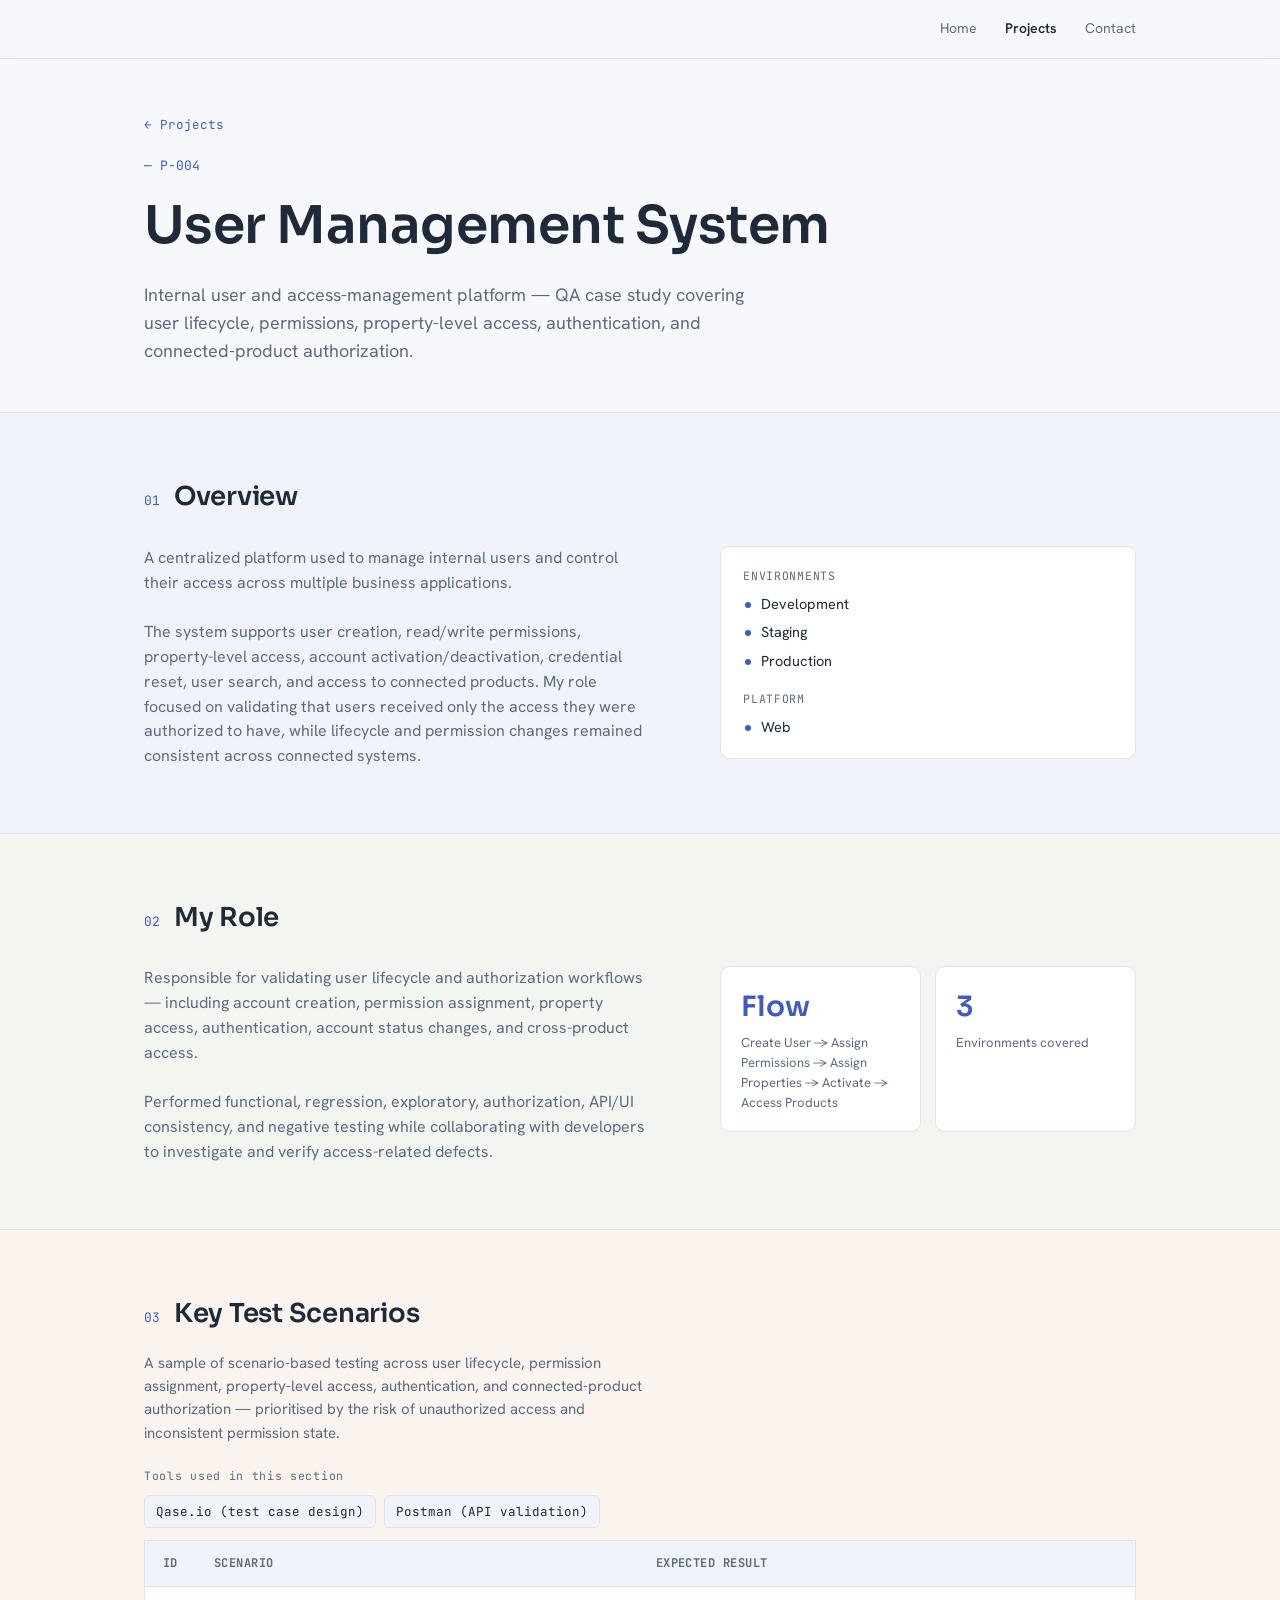
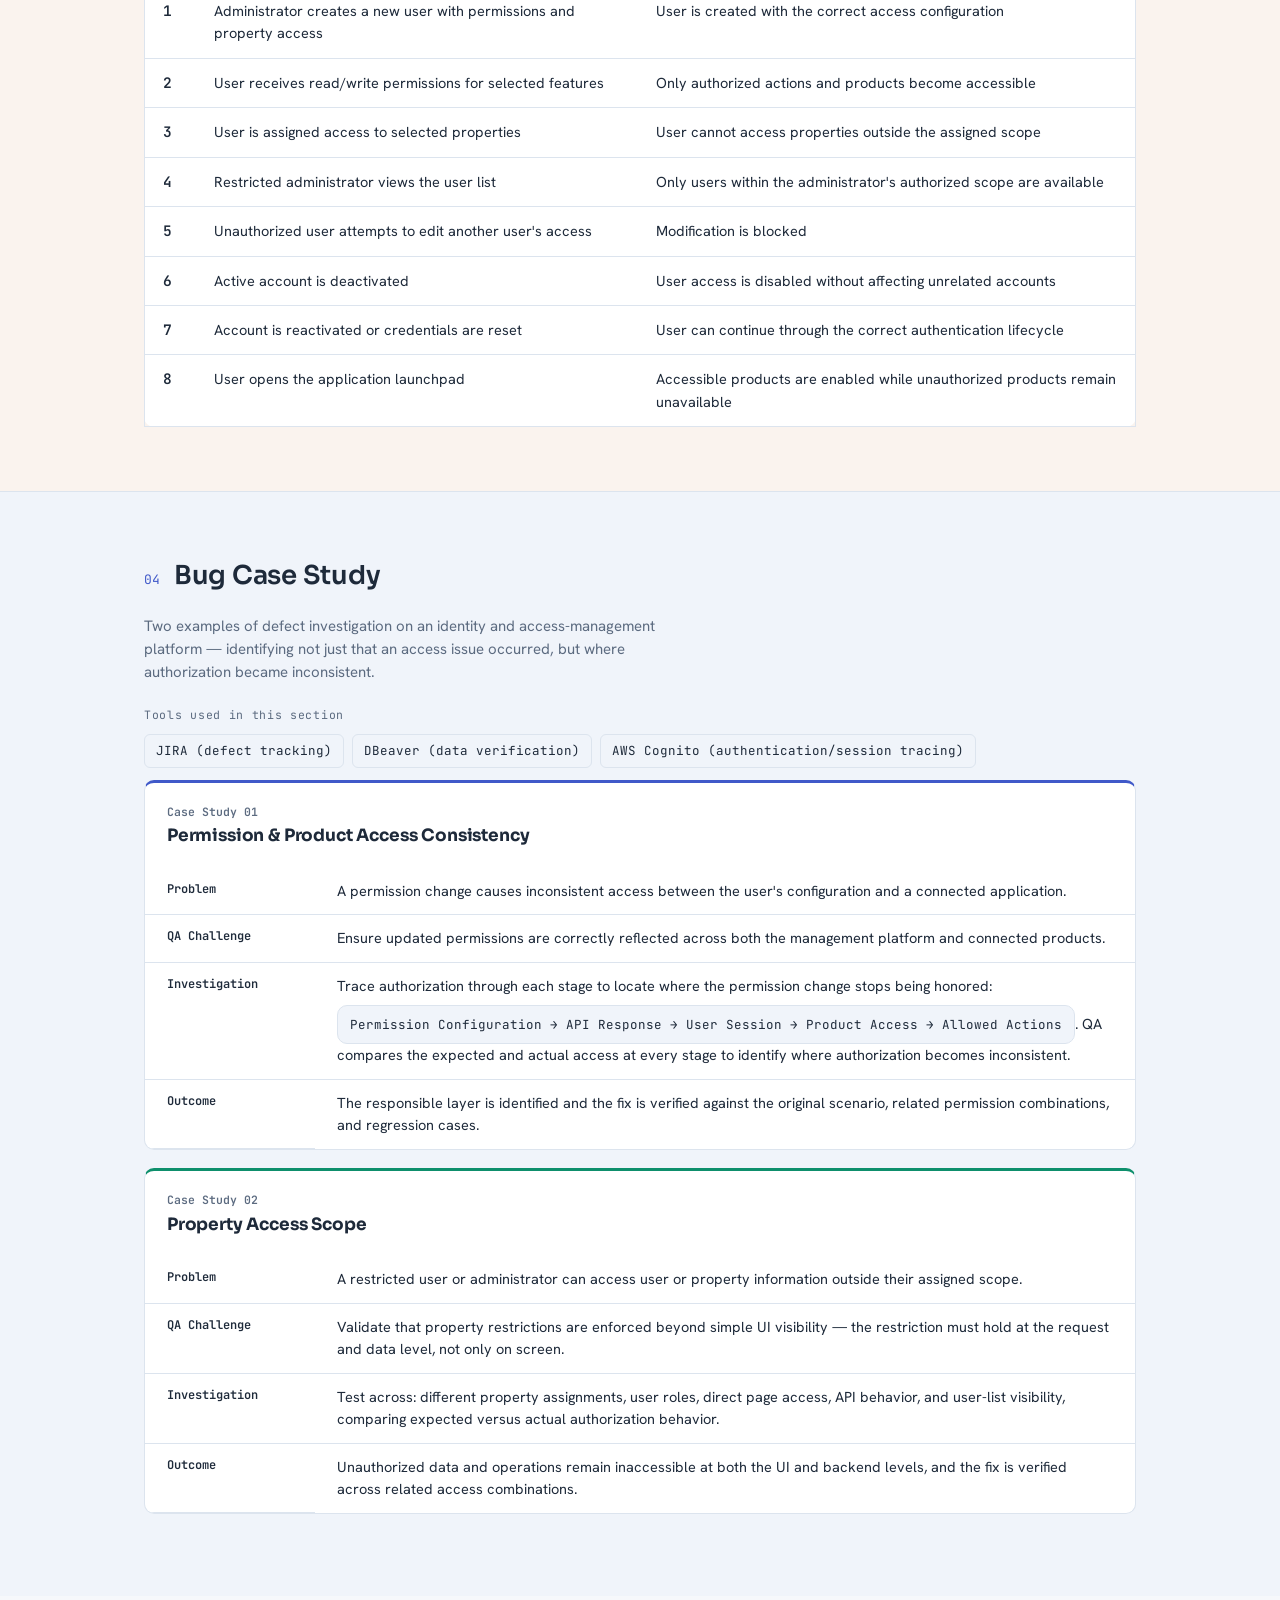
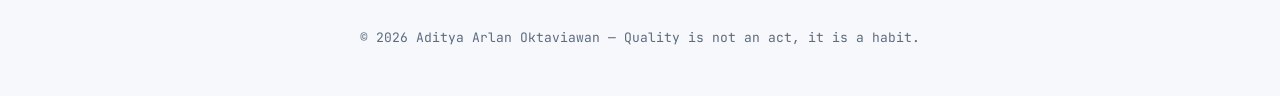
<file: identity-access-management.html>
<!DOCTYPE html>
<html lang="en">
<head>
  <meta charset="UTF-8" />
  <meta name="viewport" content="width=device-width, initial-scale=1.0" />
  <meta name="description" content="User Management System — internal user and access-management platform. QA case study by Aditya Arlan Oktaviawan: user lifecycle, permissions, property-level access, authentication, and connected-product authorization." />
  <meta name="author" content="Aditya Arlan Oktaviawan" />
  <meta name="theme-color" content="#F6F8FB" />

  <!-- EDIT: replace with your real Vercel domain once deployed -->
  <link rel="canonical" href="https://adityaarlan-qa.vercel.app/identity-access-management.html" />
  <link rel="icon" type="image/svg+xml" href="favicon.svg" />

  <title>User Management System &mdash; Aditya Arlan Oktaviawan</title>

  <meta property="og:type" content="website" />
  <meta property="og:title" content="User Management System &mdash; Aditya Arlan Oktaviawan" />
  <meta property="og:description" content="QA case study — internal user and access-management platform covering user lifecycle, permissions, property-level access, authentication, and connected-product authorization." />
  <meta property="og:url" content="https://adityaarlan-qa.vercel.app/identity-access-management.html" />
  <meta property="og:site_name" content="Aditya Arlan Oktaviawan" />

  <meta name="twitter:card" content="summary" />
  <meta name="twitter:title" content="User Management System &mdash; Aditya Arlan Oktaviawan" />
  <meta name="twitter:description" content="QA case study — internal user and access-management platform covering user lifecycle, permissions, property-level access, authentication, and connected-product authorization." />

  <link rel="preconnect" href="https://fonts.googleapis.com" />
  <link rel="preconnect" href="https://fonts.gstatic.com" crossorigin />
  <link href="https://fonts.googleapis.com/css2?family=Sora:wght@400;500;600;700&family=Hanken+Grotesk:wght@400;500;600&family=JetBrains+Mono:wght@400;500;600&display=swap" rel="stylesheet" />

  <link rel="stylesheet" href="styles.css" />
</head>
<body>

  <a href="#main" class="skip-link">Skip to content</a>

  <header>
    <nav class="nav" aria-label="Primary">
      <button class="nav-toggle" id="navToggle" aria-label="Toggle menu" aria-expanded="false" aria-controls="navList">
        <span></span><span></span><span></span>
      </button>

      <ul class="nav-links" id="navList">
        <li><a href="index.html">Home</a></li>
        <li><a href="index.html#projects" aria-current="page">Projects</a></li>
        <li><a href="index.html#contact">Contact</a></li>
      </ul>
    </nav>
  </header>

  <main id="main">

    <!-- ============================================================
         IDENTITY & ACCESS MANAGEMENT PLATFORM — project case study

         Structure: Overview → My Role → Key Test Scenarios → Bug Case Study

         EDIT: replace any [BRACKETED] placeholder or boxed placeholder
         before publishing. Everything in plain text is the published
         framing; everything flagged [EDIT] / [ADD] / [CONFIRM] is yours
         to review first.
         ============================================================ -->
    <section class="section-head">
      <div class="wrap">
        <p class="breadcrumb mono"><a href="index.html#projects">&larr; Projects</a></p>
        <span class="sec-num mono">&mdash; P-004</span>
        <h1>User Management System</h1>
        <p class="section-head-sub">Internal user and access-management platform &mdash; QA case study covering user lifecycle, permissions, property-level access, authentication, and connected-product authorization.</p>
      </div>
    </section>

    <!-- ============================================================
         01 · OVERVIEW
         ============================================================ -->
    <section id="overview">
      <div class="wrap">
        <div class="sec-head"><span class="sec-num mono">01</span><h2>Overview</h2></div>
        <div class="about-grid">
          <p>
            A centralized platform used to manage internal users and control their
            access across multiple business applications.
            <br><br>
            The system supports user creation, read/write permissions,
            property-level access, account activation/deactivation, credential
            reset, user search, and access to connected products. My role focused
            on validating that users received only the access they were authorized
            to have, while lifecycle and permission changes remained consistent
            across connected systems.
          </p>
          <div class="about-fact-box" role="note">
            <p class="mono">ENVIRONMENTS</p>
            <ul class="about-facts">
              <li>Development</li>
              <li>Staging</li>
              <li>Production</li>
            </ul>
            <p class="mono">PLATFORM</p>
            <ul class="about-facts">
              <li>Web</li>
            </ul>
          </div>
        </div>
      </div>
    </section>

    <!-- ============================================================
         02 · MY ROLE
         ============================================================ -->
    <section id="my-role">
      <div class="wrap">
        <div class="sec-head"><span class="sec-num mono">02</span><h2>My Role</h2></div>
        <div class="about-grid">
          <div>
            <p>
            Responsible for validating user lifecycle and authorization workflows
            &mdash; including account creation, permission assignment, property
            access, authentication, account status changes, and cross-product
            access.
            <br><br>
            Performed functional, regression, exploratory, authorization,
            API/UI consistency, and negative testing while collaborating with
            developers to investigate and verify access-related defects.
            </p>
            </div>
          <div class="stat-row">
            <div class="stat">
              <div class="num">Flow</div>
              <div class="label">Create User &rarr; Assign Permissions &rarr; Assign Properties &rarr; Activate &rarr; Access Products</div>
            </div>
            <div class="stat">
              <div class="num">3</div>
              <div class="label">Environments covered</div>
            </div>
          </div>
        </div>
      </div>
    </section>

    <!-- ============================================================
         03 · KEY TEST SCENARIOS
         ============================================================ -->
    <section id="scenarios">
      <div class="wrap">
        <div class="sec-head"><span class="sec-num mono">03</span><h2>Key Test Scenarios</h2></div>
        <p class="sec-sub">A sample of scenario-based testing across user lifecycle, permission assignment, property-level access, authentication, and connected-product authorization &mdash; prioritised by the risk of unauthorized access and inconsistent permission state.</p>
        <p class="sec-tools-label mono">Tools used in this section</p>
        <div class="tag-list sec-tools"><span class="tag">Qase.io (test case design)</span><span class="tag">Postman (API validation)</span></div>
        <div class="tbl-wrap">
          <table class="tbl">
            <thead>
              <tr>
                <th scope="col">ID</th>
                <th scope="col">Scenario</th>
                <th scope="col">Expected Result</th>
              </tr>
            </thead>
            <tbody>
              <tr><td class="mono">1</td><td>Administrator creates a new user with permissions and property access</td><td>User is created with the correct access configuration</td></tr>
              <tr><td class="mono">2</td><td>User receives read/write permissions for selected features</td><td>Only authorized actions and products become accessible</td></tr>
              <tr><td class="mono">3</td><td>User is assigned access to selected properties</td><td>User cannot access properties outside the assigned scope</td></tr>
              <tr><td class="mono">4</td><td>Restricted administrator views the user list</td><td>Only users within the administrator's authorized scope are available</td></tr>
              <tr><td class="mono">5</td><td>Unauthorized user attempts to edit another user's access</td><td>Modification is blocked</td></tr>
              <tr><td class="mono">6</td><td>Active account is deactivated</td><td>User access is disabled without affecting unrelated accounts</td></tr>
              <tr><td class="mono">7</td><td>Account is reactivated or credentials are reset</td><td>User can continue through the correct authentication lifecycle</td></tr>
              <tr><td class="mono">8</td><td>User opens the application launchpad</td><td>Accessible products are enabled while unauthorized products remain unavailable</td></tr>
            </tbody>
          </table>
        </div>
        <!-- [CONFIRM] Sanitised, generic wording only — no internal system
             names, product names, property IDs, or role names. Swap in
             your real expectation wording if any differ. -->
      </div>
    </section>

    <!-- ============================================================
         04 · BUG CASE STUDY
         ============================================================ -->
    <section id="bug-case">
      <div class="wrap">
        <div class="sec-head"><span class="sec-num mono">04</span><h2>Bug Case Study</h2></div>
        <p class="sec-sub">Two examples of defect investigation on an identity and access-management platform &mdash; identifying not just that an access issue occurred, but where authorization became inconsistent.</p>

        <p class="sec-tools-label mono">Tools used in this section</p>
        <div class="tag-list sec-tools"><span class="tag">JIRA (defect tracking)</span><span class="tag">DBeaver (data verification)</span><span class="tag">AWS Cognito (authentication/session tracing)</span></div>

        <!-- [EDIT] These are placeholders, not fabricated bugs. Replace both
             examples below with bugs you personally found. Keep the same
             Problem / QA Challenge / Investigation / Outcome structure. -->

        <article class="bug-case">
          <div class="bug-case-head">
            <span class="mono">Case Study 01</span>
            <h3>Permission &amp; Product Access Consistency</h3>
          </div>
          <div class="tbl-wrap">
            <table class="tbl tbl-plain">
              <tbody>
                <tr>
                  <th scope="row">Problem</th>
                  <td>A permission change causes inconsistent access between the user's configuration and a connected application.</td>
                </tr>
                <tr>
                  <th scope="row">QA Challenge</th>
                  <td>Ensure updated permissions are correctly reflected across both the management platform and connected products.</td>
                </tr>
                <tr>
                  <th scope="row">Investigation</th>
                  <td>Trace authorization through each stage to locate where the permission change stops being honored:
                    <span class="inline-flow">Permission Configuration &rarr; API Response &rarr; User Session &rarr; Product Access &rarr; Allowed Actions</span>.
                    QA compares the expected and actual access at every stage to identify where authorization becomes inconsistent.
                  </td>
                </tr>
                <tr>
                  <th scope="row">Outcome</th>
                  <td>The responsible layer is identified and the fix is verified against the original scenario, related permission combinations, and regression cases.</td>
                </tr>
              </tbody>
            </table>
          </div>
        </article>

        <article class="bug-case">
          <div class="bug-case-head">
            <span class="mono">Case Study 02</span>
            <h3>Property Access Scope</h3>
          </div>
          <div class="tbl-wrap">
            <table class="tbl tbl-plain">
              <tbody>
                <tr>
                  <th scope="row">Problem</th>
                  <td>A restricted user or administrator can access user or property information outside their assigned scope.</td>
                </tr>
                <tr>
                  <th scope="row">QA Challenge</th>
                  <td>Validate that property restrictions are enforced beyond simple UI visibility &mdash; the restriction must hold at the request and data level, not only on screen.</td>
                </tr>
                <tr>
                  <th scope="row">Investigation</th>
                  <td>Test across: different property assignments, user roles, direct page access, API behavior, and user-list visibility, comparing expected versus actual authorization behavior.</td>
                </tr>
                <tr>
                  <th scope="row">Outcome</th>
                  <td>Unauthorized data and operations remain inaccessible at both the UI and backend levels, and the fix is verified across related access combinations.</td>
                </tr>
              </tbody>
            </table>
          </div>
        </article>

        <!-- [EDIT] This page mirrors the Direct Channel, Dynamic Pricing
             Dashboard, and Review Management case study structure. The two
             case studies above are intentionally generic so the portfolio
             says nothing inaccurate. Replace them with your own real findings
             before publishing. -->
      </div>
    </section>

    </main>

  <footer>
    &copy; <span id="year">2026</span> Aditya Arlan Oktaviawan &mdash; Quality is not an act, it is a habit.
  </footer>

  <script src="script.js"></script>
</body>
</html>
</file>
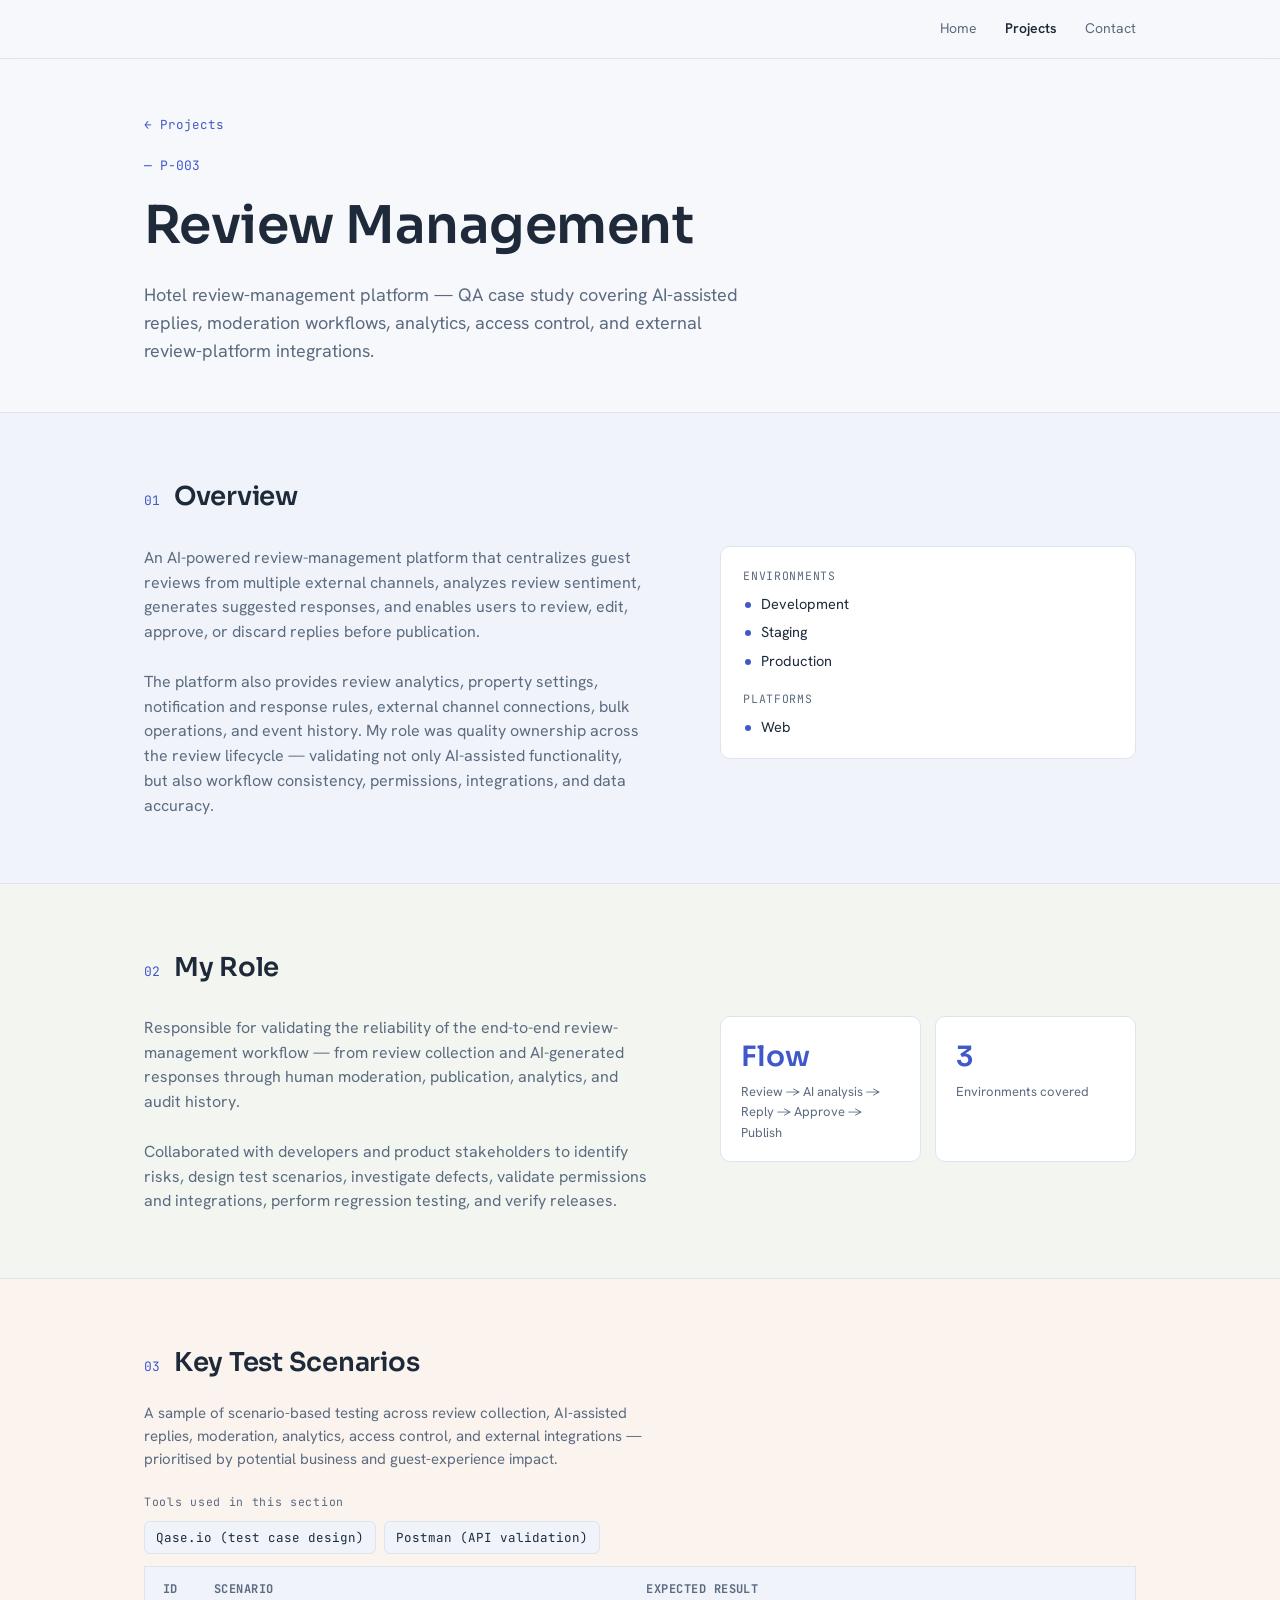
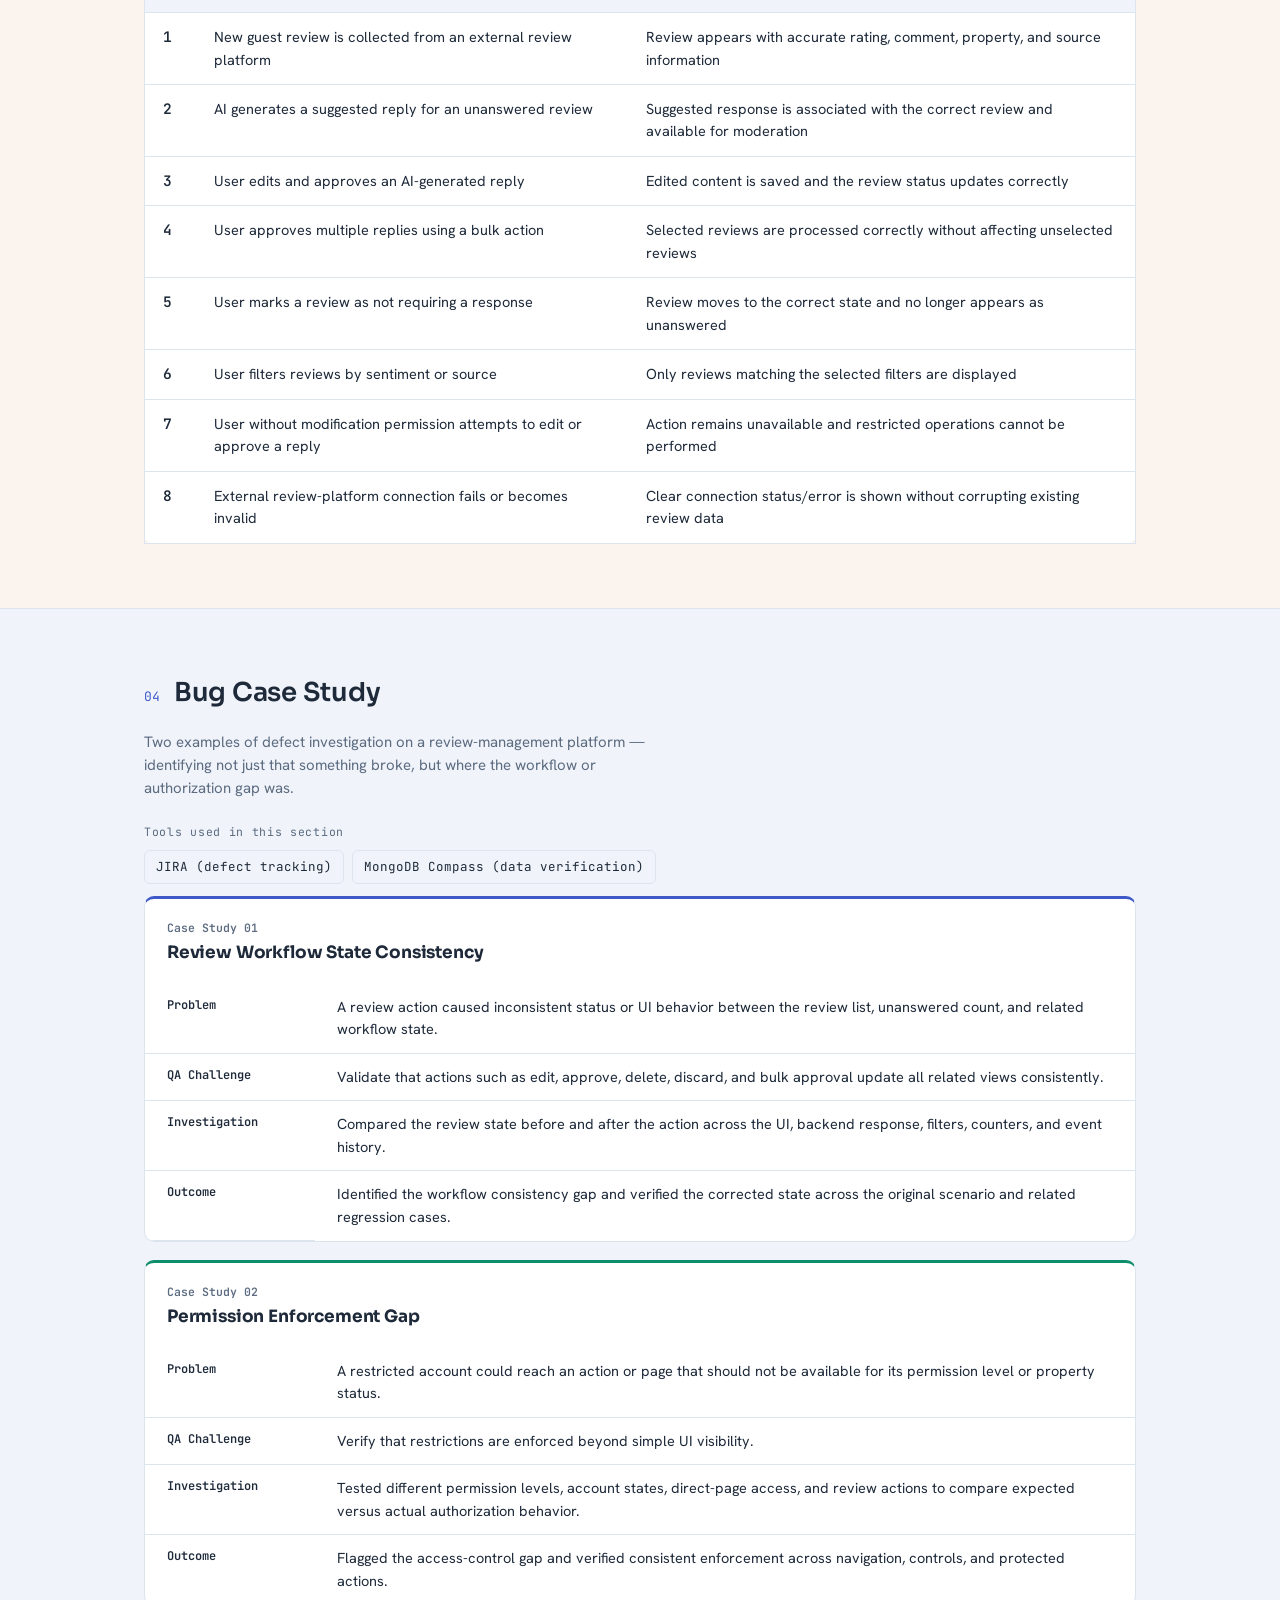
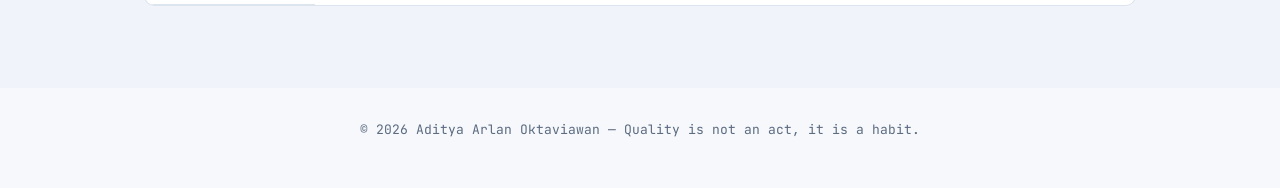
<file: review-management.html>
<!DOCTYPE html>
<html lang="en">
<head>
  <meta charset="UTF-8" />
  <meta name="viewport" content="width=device-width, initial-scale=1.0" />
  <meta name="description" content="Review Management — a hotel review-management platform. QA case study by Aditya Arlan Oktaviawan: AI-assisted replies, moderation workflows, analytics, access control, and external review-platform integrations." />
  <meta name="author" content="Aditya Arlan Oktaviawan" />
  <meta name="theme-color" content="#F6F8FB" />

  <!-- EDIT: replace with your real Vercel domain once deployed -->
  <link rel="canonical" href="https://adityaarlan-qa.vercel.app/review-management.html" />
  <link rel="icon" type="image/svg+xml" href="favicon.svg" />

  <title>Review Management &mdash; Aditya Arlan Oktaviawan</title>

  <meta property="og:type" content="website" />
  <meta property="og:title" content="Review Management &mdash; Aditya Arlan Oktaviawan" />
  <meta property="og:description" content="QA case study — AI-powered hotel review-management platform covering review moderation, analytics, access control, and external review-platform integrations." />
  <meta property="og:url" content="https://adityaarlan-qa.vercel.app/review-management.html" />
  <meta property="og:site_name" content="Aditya Arlan Oktaviawan" />

  <meta name="twitter:card" content="summary" />
  <meta name="twitter:title" content="Review Management &mdash; Aditya Arlan Oktaviawan" />
  <meta name="twitter:description" content="QA case study — AI-powered hotel review-management platform covering review moderation, analytics, access control, and external review-platform integrations." />

  <link rel="preconnect" href="https://fonts.googleapis.com" />
  <link rel="preconnect" href="https://fonts.gstatic.com" crossorigin />
  <link href="https://fonts.googleapis.com/css2?family=Sora:wght@400;500;600;700&family=Hanken+Grotesk:wght@400;500;600&family=JetBrains+Mono:wght@400;500;600&display=swap" rel="stylesheet" />

  <link rel="stylesheet" href="styles.css" />
</head>
<body>

  <a href="#main" class="skip-link">Skip to content</a>

  <header>
    <nav class="nav" aria-label="Primary">
      <button class="nav-toggle" id="navToggle" aria-label="Toggle menu" aria-expanded="false" aria-controls="navList">
        <span></span><span></span><span></span>
      </button>

      <ul class="nav-links" id="navList">
        <li><a href="index.html">Home</a></li>
        <li><a href="index.html#projects" aria-current="page">Projects</a></li>
        <li><a href="index.html#contact">Contact</a></li>
      </ul>
    </nav>
  </header>

  <main id="main">

    <!-- ============================================================
         REVIEW MANAGEMENT — project case study

         Structure: Overview → My Role → Key Test Scenarios → Bug Case Study

         EDIT: replace any [BRACKETED] placeholder or boxed placeholder
         before publishing. Everything in plain text is the published
         framing; everything flagged [EDIT] / [ADD] / [CONFIRM] is yours
         to review first.
         ============================================================ -->
    <section class="section-head">
      <div class="wrap">
        <p class="breadcrumb mono"><a href="index.html#projects">&larr; Projects</a></p>
        <span class="sec-num mono">&mdash; P-003</span>
        <h1>Review Management</h1>
        <p class="section-head-sub">Hotel review-management platform &mdash; QA case study covering AI-assisted replies, moderation workflows, analytics, access control, and external review-platform integrations.</p>
      </div>
    </section>

    <!-- ============================================================
         01 · OVERVIEW
         ============================================================ -->
    <section id="overview">
      <div class="wrap">
        <div class="sec-head"><span class="sec-num mono">01</span><h2>Overview</h2></div>
        <div class="about-grid">
          <p>
            An AI-powered review-management platform that centralizes guest reviews from
            multiple external channels, analyzes review sentiment, generates suggested
            responses, and enables users to review, edit, approve, or discard replies
            before publication.
            <br><br>
            The platform also provides review analytics, property settings,
            notification and response rules, external channel connections, bulk
            operations, and event history. My role was quality ownership across the
            review lifecycle &mdash; validating not only AI-assisted functionality,
            but also workflow consistency, permissions, integrations, and data accuracy.
          </p>
          <div class="about-fact-box" role="note">
            <p class="mono">ENVIRONMENTS</p>
            <ul class="about-facts">
              <li>Development</li>
              <li>Staging</li>
              <li>Production</li>
            </ul>
            <p class="mono">PLATFORMS</p>
            <ul class="about-facts">
              <li>Web</li>
            </ul>
          </div>
        </div>
      </div>
    </section>

    <!-- ============================================================
         02 · MY ROLE
         ============================================================ -->
    <section id="my-role">
      <div class="wrap">
        <div class="sec-head"><span class="sec-num mono">02</span><h2>My Role</h2></div>
        <div class="about-grid">
          <div>
            <p>
            Responsible for validating the reliability of the end-to-end
            review-management workflow &mdash; from review collection and AI-generated
            responses through human moderation, publication, analytics, and audit
            history.
            <br><br>
            Collaborated with developers and product stakeholders to identify risks,
            design test scenarios, investigate defects, validate permissions and
            integrations, perform regression testing, and verify releases.
            </p>
            </div>
          <div class="stat-row">
            <div class="stat">
              <div class="num">Flow</div>
              <div class="label">Review &rarr; AI analysis &rarr; Reply &rarr; Approve &rarr; Publish</div>
            </div>
            <div class="stat">
              <div class="num">3</div>
              <div class="label">Environments covered</div>
            </div>
          </div>
        </div>
      </div>
    </section>

    <!-- ============================================================
         03 · KEY TEST SCENARIOS
         ============================================================ -->
    <section id="scenarios">
      <div class="wrap">
        <div class="sec-head"><span class="sec-num mono">03</span><h2>Key Test Scenarios</h2></div>
        <p class="sec-sub">A sample of scenario-based testing across review collection, AI-assisted replies, moderation, analytics, access control, and external integrations &mdash; prioritised by potential business and guest-experience impact.</p>
        <p class="sec-tools-label mono">Tools used in this section</p>
        <div class="tag-list sec-tools"><span class="tag">Qase.io (test case design)</span><span class="tag">Postman (API validation)</span></div>
        <div class="tbl-wrap">
          <table class="tbl">
            <thead>
              <tr>
                <th scope="col">ID</th>
                <th scope="col">Scenario</th>
                <th scope="col">Expected Result</th>
              </tr>
            </thead>
            <tbody>
              <tr><td class="mono">1</td><td>New guest review is collected from an external review platform</td><td>Review appears with accurate rating, comment, property, and source information</td></tr>
              <tr><td class="mono">2</td><td>AI generates a suggested reply for an unanswered review</td><td>Suggested response is associated with the correct review and available for moderation</td></tr>
              <tr><td class="mono">3</td><td>User edits and approves an AI-generated reply</td><td>Edited content is saved and the review status updates correctly</td></tr>
              <tr><td class="mono">4</td><td>User approves multiple replies using a bulk action</td><td>Selected reviews are processed correctly without affecting unselected reviews</td></tr>
              <tr><td class="mono">5</td><td>User marks a review as not requiring a response</td><td>Review moves to the correct state and no longer appears as unanswered</td></tr>
              <tr><td class="mono">6</td><td>User filters reviews by sentiment or source</td><td>Only reviews matching the selected filters are displayed</td></tr>
              <tr><td class="mono">7</td><td>User without modification permission attempts to edit or approve a reply</td><td>Action remains unavailable and restricted operations cannot be performed</td></tr>
              <tr><td class="mono">8</td><td>External review-platform connection fails or becomes invalid</td><td>Clear connection status/error is shown without corrupting existing review data</td></tr>
            </tbody>
          </table>
        </div>
        <!-- [CONFIRM] Sanitised, generic wording only — no internal system
             names, external channel/vendor names, or property IDs. Swap in
             your real expectation wording if any differ. -->
      </div>
    </section>

    <!-- ============================================================
         04 · BUG CASE STUDY
         ============================================================ -->
    <section id="bug-case">
      <div class="wrap">
        <div class="sec-head"><span class="sec-num mono">04</span><h2>Bug Case Study</h2></div>
        <p class="sec-sub">Two examples of defect investigation on a review-management platform &mdash; identifying not just that something broke, but where the workflow or authorization gap was.</p>

        <p class="sec-tools-label mono">Tools used in this section</p>
        <div class="tag-list sec-tools"><span class="tag">JIRA (defect tracking)</span><span class="tag">MongoDB Compass (data verification)</span></div>

        <!-- [EDIT] These are placeholders, not fabricated bugs. Replace both
             examples below with bugs you personally found. Keep the same
             Problem / QA Challenge / Investigation / Outcome structure. -->

        <article class="bug-case">
          <div class="bug-case-head">
            <span class="mono">Case Study 01</span>
            <h3>Review Workflow State Consistency</h3>
          </div>
          <div class="tbl-wrap">
            <table class="tbl tbl-plain">
              <tbody>
                <tr>
                  <th scope="row">Problem</th>
                  <td>A review action caused inconsistent status or UI behavior between the review list, unanswered count, and related workflow state.</td>
                </tr>
                <tr>
                  <th scope="row">QA Challenge</th>
                  <td>Validate that actions such as edit, approve, delete, discard, and bulk approval update all related views consistently.</td>
                </tr>
                <tr>
                  <th scope="row">Investigation</th>
                  <td>Compared the review state before and after the action across the UI, backend response, filters, counters, and event history.</td>
                </tr>
                <tr>
                  <th scope="row">Outcome</th>
                  <td>Identified the workflow consistency gap and verified the corrected state across the original scenario and related regression cases.</td>
                </tr>
              </tbody>
            </table>
          </div>
        </article>

        <article class="bug-case">
          <div class="bug-case-head">
            <span class="mono">Case Study 02</span>
            <h3>Permission Enforcement Gap</h3>
          </div>
          <div class="tbl-wrap">
            <table class="tbl tbl-plain">
              <tbody>
                <tr>
                  <th scope="row">Problem</th>
                  <td>A restricted account could reach an action or page that should not be available for its permission level or property status.</td>
                </tr>
                <tr>
                  <th scope="row">QA Challenge</th>
                  <td>Verify that restrictions are enforced beyond simple UI visibility.</td>
                </tr>
                <tr>
                  <th scope="row">Investigation</th>
                  <td>Tested different permission levels, account states, direct-page access, and review actions to compare expected versus actual authorization behavior.</td>
                </tr>
                <tr>
                  <th scope="row">Outcome</th>
                  <td>Flagged the access-control gap and verified consistent enforcement across navigation, controls, and protected actions.</td>
                </tr>
              </tbody>
            </table>
          </div>
        </article>

        <!-- [EDIT] This page mirrors the Direct Channel and Dynamic Pricing
             case study structure. The two case studies above are intentionally
             generic so the portfolio says nothing inaccurate. Replace them with
             your own real findings before publishing. -->
      </div>
    </section>

    </main>

  <footer>
    &copy; <span id="year">2026</span> Aditya Arlan Oktaviawan &mdash; Quality is not an act, it is a habit.
  </footer>

  <script src="script.js"></script>
</body>
</html>
</file>
<file: styles.css>
/* ============================================================
   Portfolio — Software QA Engineer
   DESIGN TOKENS
   Light, warm "qa log" aesthetic. To change the whole look, edit
   just the variables below. --accent / --accent2 / --accent3 are
   the three rotating accent colors.
   ============================================================ */
:root {
  --bg: #F6F8FB;          /* page background        */
  --bg-panel: #F0F4FA;    /* alternating section 1  */
  --bg-panel2: #F3F6F0;   /* alternating section 2  */
  --bg-panel3: #FAF3EE;   /* alternating section 3  */
  --ink: #1E2A3A;         /* primary text           */
  --ink-soft: #5C6B80;    /* secondary text         */
  --line: #DCE4EE;        /* hairline borders       */
  --accent: #4059C9;
  --accent-soft: #EAEFFB;
  --accent2: #0E8F6C;
  --accent2-soft: #E4F4EC;
  --accent3: #D97A3D;
  --accent3-soft: #FCEFE3;
  --radius: 10px;
  --max: 1040px;
}

* { box-sizing: border-box; margin: 0; padding: 0; }

html { scroll-behavior: smooth; }

/* Anchor offset so the sticky header doesn't cover section headings */
section[id] { scroll-margin-top: 76px; }

body {
  background: var(--bg);
  color: var(--ink);
  font-family: 'Hanken Grotesk', system-ui, -apple-system, 'Segoe UI', sans-serif;
  line-height: 1.55;
  -webkit-font-smoothing: antialiased;
}

h1, h2, h3 { font-family: 'Sora', 'Hanken Grotesk', sans-serif; letter-spacing: -0.01em; }

.mono {
  font-family: 'JetBrains Mono', ui-monospace, monospace;
}

a { color: inherit; }

.wrap {
  max-width: var(--max);
  margin: 0 auto;
  padding: 0 24px;
}

section { padding: 64px 0; }
section + section { border-top: 1px solid var(--line); }

/* Rotating panel backgrounds for each section, in order */
main > section:nth-of-type(2) { background: var(--bg-panel); }
main > section:nth-of-type(3) { background: var(--bg-panel2); }
main > section:nth-of-type(4) { background: var(--bg-panel3); }
main > section:nth-of-type(5) { background: var(--bg-panel); }
main > section:nth-of-type(6) { background: var(--bg-panel2); }

@media (max-width: 640px) {
  section { padding: 48px 0; }
  .wrap { padding: 0 20px; }
}

/* Visible focus ring for keyboard users */
:focus-visible {
  outline: 2px solid var(--accent);
  outline-offset: 2px;
}

/* Skip-to-content link — visually hidden until focused */
.skip-link {
  position: absolute;
  left: -9999px;
  top: 0;
  background: var(--ink);
  color: #fff;
  font-weight: 600;
  padding: 10px 18px;
  border-radius: 0 0 8px 0;
  z-index: 200;
}
.skip-link:focus { left: 0; text-decoration: none; }

/* ============================================================
   HEADER / NAV
   ============================================================ */
header {
  position: sticky;
  top: 0;
  z-index: 20;
  background: rgba(246, 248, 251, 0.88);
  backdrop-filter: blur(8px);
  border-bottom: 1px solid var(--line);
}

.nav {
  display: flex;
  align-items: center;
  justify-content: space-between;
  padding: 18px 24px;
  max-width: var(--max);
  margin: 0 auto;
  position: relative;
}

.nav-links {
  display: flex;
  list-style: none;
  margin: 0;
  margin-left: auto;
  padding: 0;
  font-size: 14px;
}
.nav-links li { margin-left: 28px; }
.nav-links li:first-child { margin-left: 0; }
.nav-links a {
  text-decoration: none;
  color: var(--ink-soft);
  transition: color 0.15s ease;
}
.nav-links a:hover, .nav-links a:focus-visible { color: var(--ink); }
.nav-links a[aria-current="page"] {
  color: var(--ink);
  font-weight: 600;
}

/* Mobile hamburger (hidden on desktop) */
.nav-toggle {
  display: none;
  flex-direction: column;
  justify-content: center;
  align-items: center;
  gap: 5px;
  width: 44px;
  height: 44px;
  background: none;
  border: 1px solid var(--line);
  border-radius: 8px;
  cursor: pointer;
  padding: 0;
}
.nav-toggle span {
  width: 22px;
  height: 2px;
  background: var(--ink);
  transition: transform 0.25s ease, opacity 0.25s ease;
}
.nav-toggle[aria-expanded="true"] span:nth-child(1) { transform: translateY(7px) rotate(45deg); }
.nav-toggle[aria-expanded="true"] span:nth-child(2) { opacity: 0; }
.nav-toggle[aria-expanded="true"] span:nth-child(3) { transform: translateY(-7px) rotate(-45deg); }

@media (max-width: 640px) {
  .nav-toggle { display: flex; }
  .nav-links {
    display: none;
    position: absolute;
    top: 100%;
    left: 0;
    right: 0;
    flex-direction: column;
    gap: 0;
    background: var(--bg);
    border-bottom: 1px solid var(--line);
    padding: 8px 24px 16px;
  }
  .nav-links.open { display: flex; }
  .nav-links li { margin: 0; }
  .nav-links a { display: block; padding: 12px 0; }
}

/* ============================================================
   HERO
   ============================================================ */
.hero { padding: 56px 0 48px; }

.eyebrow {
  display: inline-flex;
  align-items: center;
  font-family: 'JetBrains Mono', monospace;
  font-size: 12.5px;
  color: var(--accent);
  background: var(--accent-soft);
  border: 1px solid #CBD6EC;
  padding: 6px 12px;
  border-radius: 100px;
  margin-bottom: 22px;
}
.eyebrow::before {
  content: "";
  width: 6px;
  height: 6px;
  background: var(--accent);
  border-radius: 50%;
  display: inline-block;
  margin-right: 8px;
}

.hero h1 {
  font-size: clamp(34px, 5.2vw, 56px);
  font-weight: 600;
  max-width: 18ch;
}

.hero-sub {
  color: var(--ink-soft);
  font-size: 18px;
  max-width: 56ch;
  margin-top: 14px;
}

.hero-cta {
  display: flex;
  margin-top: 24px;
  flex-wrap: wrap;
}
.hero-cta .btn { margin-right: 14px; }
.hero-cta .btn:last-child { margin-right: 0; }

/* Buttons */
.btn {
  font-family: 'Hanken Grotesk', sans-serif;
  font-size: 14.5px;
  font-weight: 600;
  padding: 12px 22px;
  border-radius: 8px;
  text-decoration: none;
  display: inline-block;
  transition: transform 0.15s ease, background 0.15s ease;
}
.btn-primary { background: var(--ink); color: #fff; }
.btn-primary:hover { transform: translateY(-1px); background: #33455C; }
.btn-ghost { border: 1px solid var(--line); color: var(--ink); background: transparent; }
.btn-ghost:hover { transform: translateY(-1px); border-color: var(--ink); }

/* ============================================================
   SECTION HEADS
   ============================================================ */
.sec-head {
  display: flex;
  align-items: baseline;
  margin-bottom: 28px;
}
.sec-num {
  font-family: 'JetBrains Mono', monospace;
  color: var(--accent);
  font-size: 13px;
  margin-right: 14px;
}
.sec-head h2 { font-size: 26px; font-weight: 600; }

/* ============================================================
   SUB-PAGE PAGE HEADS (Projects / Direct Channel / QA Artifacts)
   ============================================================ */
.section-head {
  padding: 56px 0 48px;
}
.section-head .sec-num {
  display: block;
  margin: 0 0 10px;
}
.section-head h1 {
  font-size: clamp(34px, 5.2vw, 52px);
  font-weight: 600;
  max-width: 22ch;
}
.section-head-sub {
  color: var(--ink-soft);
  font-size: 18px;
  max-width: 60ch;
  margin-top: 14px;
}

.breadcrumb {
  font-size: 12.5px;
  color: var(--ink-soft);
  margin-bottom: 22px;
}
.breadcrumb a {
  color: var(--accent);
  text-decoration: none;
}
.breadcrumb a:hover { text-decoration: underline; }

/* CTA link at the bottom of a project card */
.case-cta { margin: 16px 0 0; padding-top: 14px; border-top: 1px solid var(--line); }
.case-cta a {
  font-family: 'JetBrains Mono', monospace;
  font-size: 12.5px;
  font-weight: 600;
  color: var(--accent);
  text-decoration: none;
}
.case-cta a:hover { text-decoration: underline; }

/* ============================================================
   ABOUT
   ============================================================ */
.about-grid {
  display: grid;
  grid-template-columns: 1.3fr 1fr;
  gap: 36px;
  align-items: start;
}
.about-grid p {
  color: var(--ink-soft);
  font-size: 16px;
  max-width: 56ch;
}

.stat-row {
  display: grid;
  grid-template-columns: 1fr 1fr;
  gap: 14px;
}
.stat {
  border: 1px solid var(--line);
  border-radius: var(--radius);
  padding: 18px 20px;
  background: #fff;
}
.stat .num {
  font-family: 'Sora', sans-serif;
  font-size: 28px;
  font-weight: 600;
  color: var(--accent);
}
.stat .label { color: var(--ink-soft); font-size: 13px; margin-top: 4px; }

@media (max-width: 760px) {
  .about-grid { grid-template-columns: 1fr; }
  .bug-grid { grid-template-columns: 1fr; }
  .tools-grid { grid-template-columns: 1fr; }
}

/* ============================================================
   SKILLS (coverage report)
   ============================================================ */
.coverage {
  border: 1px solid var(--line);
  border-radius: var(--radius);
  background: #fff;
  overflow: hidden;
}
.coverage-row {
  display: flex;
  justify-content: space-between;
  align-items: center;
  padding: 16px 24px;
  border-bottom: 1px solid var(--line);
  border-left: 3px solid var(--accent);
  flex-wrap: wrap;
  gap: 8px;
}
.coverage-row:last-child { border-bottom: none; }
.coverage-row:nth-child(2) { border-left-color: var(--accent2); }
.coverage-row:nth-child(3) { border-left-color: var(--accent3); }
.coverage-row:nth-child(4) { border-left-color: var(--accent2); }
.coverage-row:nth-child(5) { border-left-color: var(--accent3); }

.coverage-cat {
  font-weight: 600;
  font-size: 15px;
  min-width: 200px;
  margin-right: 16px;
}
.coverage-cat .mono {
  display: block;
  color: var(--ink-soft);
  font-weight: 400;
  font-size: 12px;
  margin-top: 3px;
}

.tag-list { display: flex; flex-wrap: wrap; }
.tag {
  font-family: 'JetBrains Mono', monospace;
  font-size: 12.5px;
  padding: 6px 11px;
  border-radius: 6px;
  background: var(--bg-panel);
  border: 1px solid var(--line);
  color: var(--ink);
  margin: 0 8px 8px 0;
}

/* ============================================================
   TOOLS & ENVIRONMENT
   ============================================================ */
.tools-grid {
  display: grid;
  grid-template-columns: repeat(3, 1fr);
  gap: 14px;
}
@media (max-width: 960px) {
  .tools-grid { grid-template-columns: repeat(2, 1fr); }
}
.tool {
  border: 1px solid var(--line);
  border-radius: var(--radius);
  background: #fff;
  padding: 20px 22px;
  display: flex;
  flex-direction: column;
  transition: border-color 0.15s ease, transform 0.15s ease;
}
.tool:hover { border-color: var(--accent); transform: translateY(-2px); }
.tool-top {
  display: flex;
  justify-content: space-between;
  align-items: center;
  gap: 8px;
  margin-bottom: 10px;
}
.tool h3 { font-size: 16px; margin: 0; }
.tool-cat {
  font-family: 'JetBrains Mono', monospace;
  font-size: 11px;
  font-weight: 600;
  letter-spacing: 0.03em;
  padding: 4px 10px;
  border-radius: 100px;
  background: var(--accent-soft);
  color: var(--accent);
  white-space: nowrap;
}
.tool p {
  color: var(--ink-soft);
  font-size: 14.5px;
  margin: 0 0 16px;
  flex: 1;
}
.tool .tag-list { margin-top: auto; }

/* ============================================================
   PROJECTS / TEST ARTIFACTS (test case log)
   ============================================================ */
.projects-intro {
  color: var(--ink-soft);
  max-width: 640px;
  margin: -12px 0 24px;
}

.case-grid {
  display: grid;
  grid-template-columns: repeat(2, 1fr);
  gap: 14px;
}
@media (max-width: 760px) {
  .case-grid { grid-template-columns: 1fr; }
}

/* Home-page Projects section: two-up grid so cards read P001/P002 on the
   first row and P003/P004 on the second. */
#projects .case-grid {
  grid-template-columns: repeat(2, 1fr);
  max-width: 840px;
}

.case {
  border: 1px solid var(--line);
  border-top: 3px solid var(--accent);
  border-radius: var(--radius);
  background: #fff;
  padding: 22px 24px;
  transition: border-color 0.15s ease, transform 0.15s ease;
}
.case:nth-of-type(3n+2) { border-top-color: var(--accent2); }
.case:nth-of-type(3n+3) { border-top-color: var(--accent3); }
.case:hover { border-color: var(--line); border-top-color: var(--accent); transform: translateY(-2px); }
.case:nth-of-type(3n+2):hover { border-top-color: var(--accent2); }
.case:nth-of-type(3n+3):hover { border-top-color: var(--accent3); }

.case-top {
  display: flex;
  justify-content: space-between;
  align-items: center;
  margin-bottom: 14px;
}
.case-id {
  font-family: 'JetBrains Mono', monospace;
  font-size: 12.5px;
  color: var(--ink-soft);
}

.case-tools-label {
  font-family: 'JetBrains Mono', ui-monospace, monospace;
  font-size: 11.5px;
  letter-spacing: 0.06em;
  color: var(--ink-soft);
  margin: 0 0 8px;
}
.case .tag-list { margin-bottom: 16px; }

.badge {
  font-family: 'JetBrains Mono', monospace;
  font-size: 11px;
  font-weight: 600;
  letter-spacing: 0.03em;
  padding: 4px 10px;
  border-radius: 100px;
  background: var(--accent-soft);
  color: var(--accent);
}
.case:nth-of-type(3n+2) .badge { background: var(--accent2-soft); color: var(--accent2); }
.case:nth-of-type(3n+3) .badge { background: var(--accent3-soft); color: var(--accent3); }

.case h3 { font-size: 18px; margin-bottom: 8px; }
.case p { color: var(--ink-soft); font-size: 14.5px; margin: 0 0 16px; }

.case-media {
  position: relative;
  display: block;
  margin: 0 0 18px;
  border: 1px solid var(--line);
  border-radius: calc(var(--radius) - 4px);
  overflow: hidden;
  background: #fff;
}
.case-media img {
  display: block;
  width: 100%;
  height: 178px;
  object-fit: cover;
  object-position: top;
  transition: transform 0.3s ease;
}
.case-media:hover img { transform: scale(1.03); }
.case-media-hint {
  position: absolute;
  right: 10px;
  bottom: 10px;
  font-size: 11px;
  padding: 5px 9px;
  border-radius: 6px;
  background: rgba(15, 23, 42, 0.78);
  color: #fff;
  opacity: 0;
  transition: opacity 0.2s ease;
}
.case-media:hover .case-media-hint,
.case-media:focus-visible .case-media-hint { opacity: 1; }

.case-details {
  margin-top: 4px;
  font-size: 13px;
}
.case-details summary {
  font-family: 'JetBrains Mono', monospace;
  font-size: 12.5px;
  font-weight: 600;
  color: var(--accent);
  cursor: pointer;
  user-select: none;
}
.case:nth-of-type(3n+2) .case-details summary { color: var(--accent2); }
.case:nth-of-type(3n+3) .case-details summary { color: var(--accent3); }
.case-details summary:hover { text-decoration: underline; }

.case-meta {
  display: grid;
  gap: 10px;
  margin: 14px 0 0;
  padding-top: 14px;
  border-top: 1px solid var(--line);
}
.case-meta > div {
  display: grid;
  grid-template-columns: 110px 1fr;
  gap: 12px;
  font-size: 13.5px;
}
.case-meta dt { color: var(--ink); font-weight: 600; }
.case-meta dd { color: var(--ink-soft); margin: 0; }

/* ============================================================
   PROJECT DETAIL — case study page
   ============================================================ */
.sec-sub {
  color: var(--ink-soft);
  font-size: 15px;
  max-width: 64ch;
  margin-bottom: 22px;
  margin-top: -10px;
}

.sec-tools-label {
  font-family: 'JetBrains Mono', ui-monospace, monospace;
  font-size: 11.5px;
  letter-spacing: 0.06em;
  color: var(--ink-soft);
  margin: 0 0 10px;
}
.sec-tools { margin-bottom: 4px; }

/* Right-hand "fact box" on the Overview section */
.about-fact-box {
  border: 1px solid var(--line);
  border-radius: var(--radius);
  background: #fff;
  padding: 20px 22px;
}
.about-fact-box > .mono {
  font-size: 11.5px;
  letter-spacing: 0.06em;
  color: var(--ink-soft);
  margin-bottom: 8px;
  display: block;
}
.about-fact-box > .mono:not(:first-child) { margin-top: 18px; }
.about-facts {
  list-style: none;
  display: grid;
  gap: 6px;
  margin: 0;
  padding: 0;
}
.about-facts li {
  color: var(--ink);
  font-size: 14.5px;
  padding-left: 18px;
  position: relative;
}
.about-facts li::before {
  content: "";
  position: absolute;
  left: 2px;
  top: 9px;
  width: 6px;
  height: 6px;
  border-radius: 50%;
  background: var(--accent);
}

/* Tables (scenarios, bug case study) */
.tbl-wrap { overflow-x: auto; }
.tbl {
  width: 100%;
  border-collapse: collapse;
  background: #fff;
  border: 1px solid var(--line);
  border-radius: var(--radius);
  font-size: 14.5px;
}
.tbl th, .tbl td {
  text-align: left;
  padding: 13px 18px;
  border-bottom: 1px solid var(--line);
  vertical-align: top;
}
.tbl th {
  font-family: 'JetBrains Mono', monospace;
  font-size: 12px;
  letter-spacing: 0.04em;
  text-transform: uppercase;
  color: var(--ink-soft);
  background: var(--bg-panel);
}
.tbl tbody tr:last-child td { border-bottom: none; }
.tbl tbody td:first-child { font-weight: 600; }

/* Bug case study — 4-step grid */
.bug-grid {
  display: grid;
  grid-template-columns: repeat(2, 1fr);
  gap: 14px;
}
.bug-step {
  border: 1px solid var(--line);
  border-top: 3px solid var(--accent);
  border-radius: var(--radius);
  background: #fff;
  padding: 20px 22px;
}
.bug-step:nth-child(2) { border-top-color: var(--accent2); }
.bug-step:nth-child(3) { border-top-color: var(--accent3); }
.bug-step:nth-child(4) { border-top-color: var(--accent2); }
.bug-step h3 { font-size: 15px; margin-bottom: 8px; }
.bug-step h3 .mono {
  font-size: 11.5px;
  font-weight: 600;
  color: var(--ink-soft);
  display: block;
  margin-bottom: 2px;
}
.bug-step p { color: var(--ink-soft); font-size: 14px; margin: 0; }

/* Bug case study — case cards with 4-row table */
.bug-case {
  border: 1px solid var(--line);
  border-top: 3px solid var(--accent);
  border-radius: var(--radius);
  background: #fff;
  overflow: hidden;
  margin-bottom: 18px;
}
.bug-case:nth-of-type(2) { border-top-color: var(--accent2); }
.bug-case-head {
  padding: 20px 22px 4px;
}
.bug-case-head .mono {
  font-size: 11.5px;
  font-weight: 600;
  color: var(--ink-soft);
  display: block;
  margin-bottom: 3px;
}
.bug-case-head h3 {
  font-size: 17px;
  margin: 0;
}
.bug-case .tbl-wrap { overflow: visible; margin-top: 14px; }
.bug-case .tbl {
  border: none;
  border-radius: 0;
  background: transparent;
}
.bug-case .tbl th, .bug-case .tbl td { padding: 12px 22px; }
.bug-case .tbl th[scope="row"] {
  width: 170px;
  text-transform: none;
  letter-spacing: 0;
  background: transparent;
  color: var(--ink);
  font-weight: 600;
}
@media (max-width: 760px) {
  .bug-case .tbl th[scope="row"] { width: 92px; padding: 11px 16px; }
  .bug-case .tbl th, .bug-case .tbl td { padding: 11px 16px; }
}
.inline-flow {
  display: inline-block;
  font-family: 'JetBrains Mono', monospace;
  font-size: 12.5px;
  color: var(--ink);
  background: var(--bg-panel);
  border: 1px solid var(--line);
  border-radius: var(--radius);
  padding: 8px 12px;
  margin-top: 8px;
  line-height: 1.7;
}
.bug-tags { padding: 4px 22px 20px; }
.bug-close {
  color: var(--ink-soft);
  font-size: 14.5px;
  max-width: 760px;
  background: var(--bg-panel);
  border: 1px solid var(--line);
  border-left: 3px solid var(--accent);
  border-radius: var(--radius);
  padding: 14px 18px;
  margin-top: 18px;
}

/* Template / placeholder note */
.note {
  margin-top: 18px;
  font-size: 13.5px;
  color: var(--ink-soft);
  background: var(--bg-panel);
  border: 1px dashed var(--line);
  border-radius: var(--radius);
  padding: 14px 18px;
}

/* ============================================================
   EXPERIENCE / EDUCATION (timeline)
   ============================================================ */
.timeline {
  border-left: 2px solid var(--line);
  padding-left: 28px;
  display: flex;
  flex-direction: column;
}
.tl-item { position: relative; margin-top: 20px; }
.tl-item:first-child { margin-top: 0; }
.tl-item::before {
  content: "";
  position: absolute;
  left: -33px;
  top: 4px;
  width: 8px;
  height: 8px;
  border-radius: 50%;
  background: var(--accent);
}
.tl-item:nth-child(2)::before { background: var(--accent2); }
.tl-item:nth-child(3)::before { background: var(--accent3); }

.tl-period {
  font-family: 'JetBrains Mono', monospace;
  font-size: 12.5px;
  color: var(--accent);
  margin-bottom: 6px;
  display: block;
}
.tl-item:nth-child(2) .tl-period { color: var(--accent2); }
.tl-item:nth-child(3) .tl-period { color: var(--accent3); }

.tl-item h3 { font-size: 17px; margin-bottom: 6px; }
.tl-item p { color: var(--ink-soft); font-size: 14.5px; max-width: 60ch; margin: 0; }
.tl-item ul {
  list-style: none;
  margin: 8px 0 0;
  display: grid;
  gap: 6px;
}
.tl-item li {
  color: var(--ink-soft);
  font-size: 14.5px;
  max-width: 60ch;
  padding-left: 18px;
  position: relative;
}
.tl-item li::before {
  content: "";
  position: absolute;
  left: 2px;
  top: 8px;
  width: 6px;
  height: 6px;
  border-radius: 50%;
  background: var(--line);
}

/* ============================================================
   CONTACT
   ============================================================ */
.contact-box {
  border: 1px solid var(--line);
  border-radius: var(--radius);
  background: #fff;
  padding: 40px;
  text-align: center;
}
.contact-box h2 { font-size: 28px; margin-bottom: 12px; }
.contact-box p {
  color: var(--ink-soft);
  max-width: 44ch;
  margin: 0 auto 28px;
}
.contact-links {
  display: flex;
  justify-content: center;
  flex-wrap: wrap;
}
.contact-links .btn { margin: 0 8px 8px; }

/* ============================================================
   FOOTER
   ============================================================ */
footer {
  padding: 32px 0 48px;
  text-align: center;
  color: var(--ink-soft);
  font-size: 13px;
  font-family: 'JetBrains Mono', monospace;
}

/* ============================================================
   RESPONSIVE / MOTION
   ============================================================ */
@media (max-width: 640px) {
  .contact-box { padding: 32px 20px; }
  .coverage-cat { min-width: 100%; }
  .tbl th, .tbl td { padding: 11px 14px; }
}

/* Utility for reduced-motion users */
@media (prefers-reduced-motion: reduce) {
  html { scroll-behavior: auto; }
  * { transition: none !important; }
}
</file>
